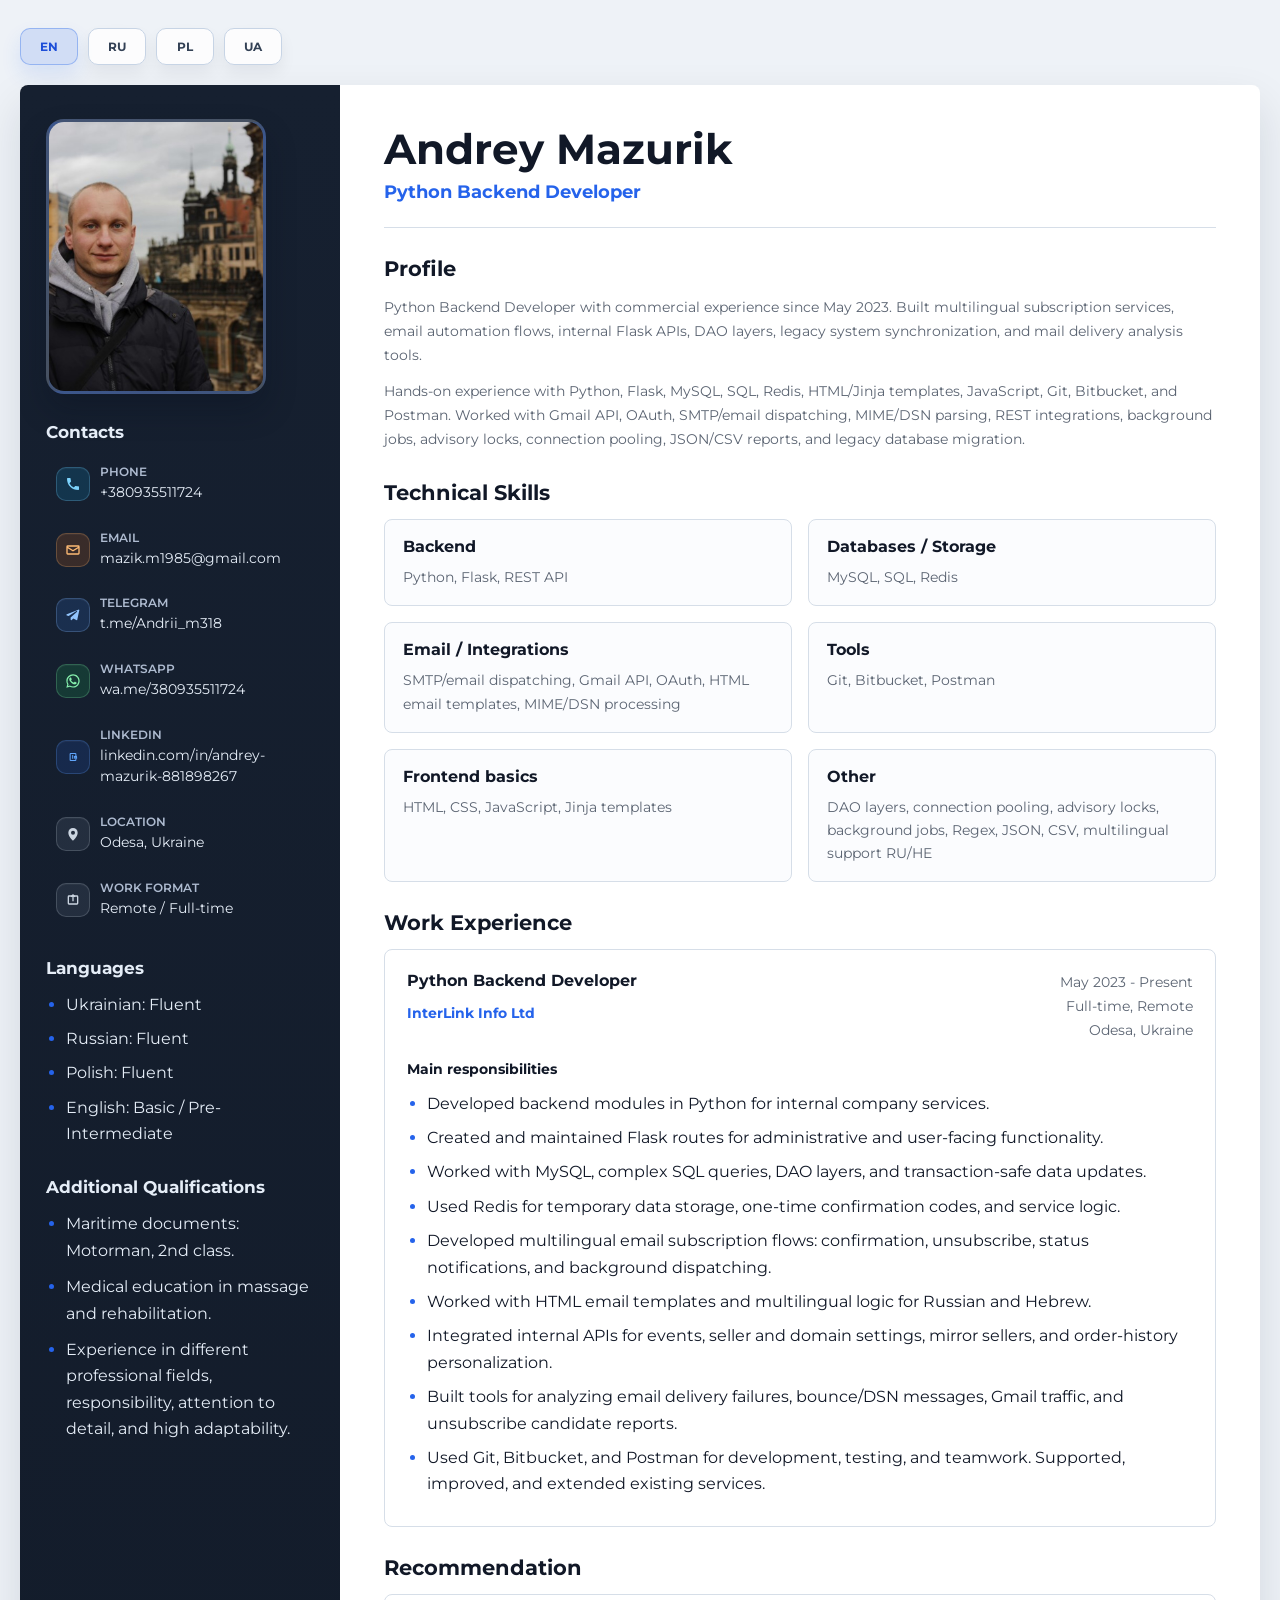
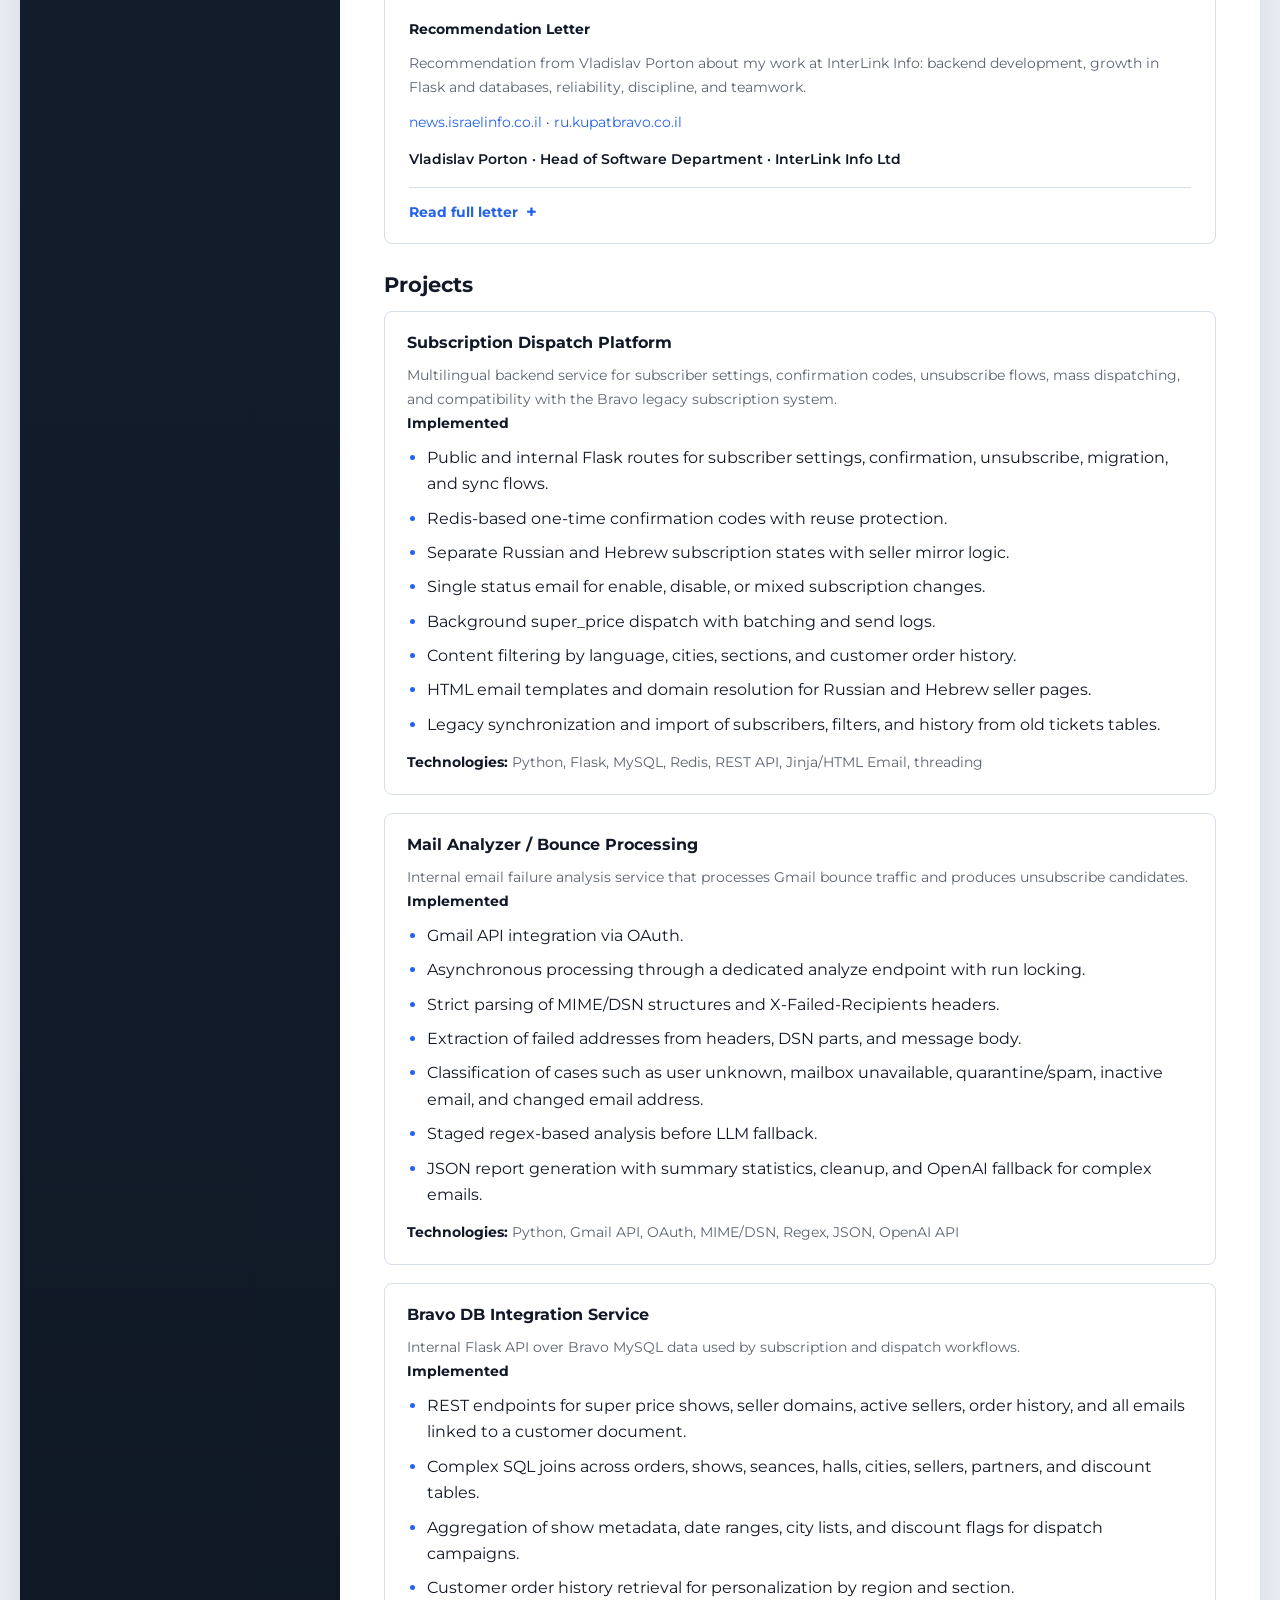
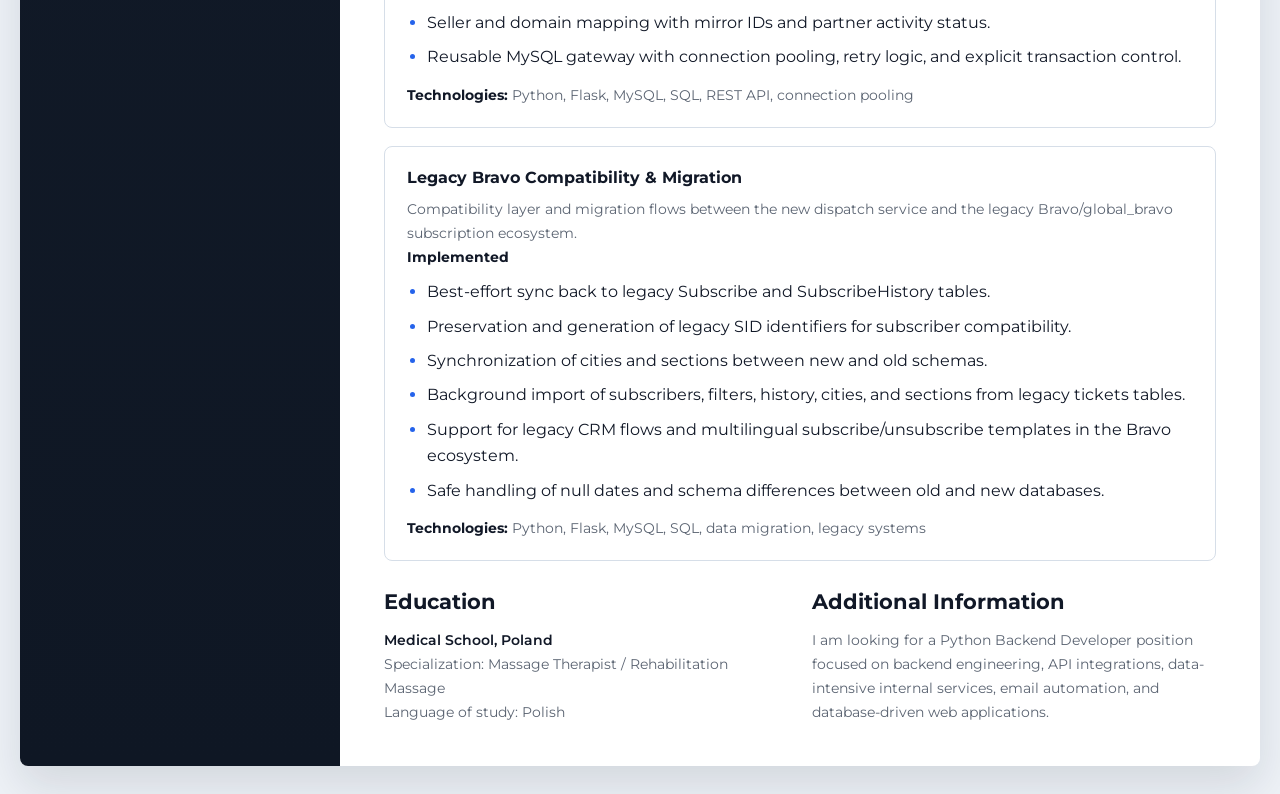
<file: docs/index.html>
<!DOCTYPE html>
<html lang="en">
<head>
    <meta charset="UTF-8">
    <meta http-equiv="X-UA-Compatible" content="IE=edge">
    <meta name="viewport" content="width=device-width, initial-scale=1.0">
    <link rel="preconnect" href="https://fonts.googleapis.com">
    <link rel="preconnect" href="https://fonts.gstatic.com" crossorigin>
    <link href="https://fonts.googleapis.com/css2?family=Montserrat:wght@400;500;600;700&display=swap" rel="stylesheet">
    <link rel="stylesheet" href="static/styles/style.css">
    <title>Andrey Mazurik - Python Backend Developer</title>
</head>
<body>
<div class="page">
    <div class="toolbar">
        <nav class="language_switcher" aria-label="Language switcher">
            
            <a class="language_link active" href="en.html">
                EN
            </a>
            
            <a class="language_link" href="ru.html">
                RU
            </a>
            
            <a class="language_link" href="pl.html">
                PL
            </a>
            
            <a class="language_link" href="ua.html">
                UA
            </a>
            
        </nav>
    </div>

    <div class="main">
        <aside class="sidebar">
            <div class="photo_frame">
                <img
                    class="profile_photo"
                    src="static/images/profile.jpg"
                    alt="Andrey Mazurik"
                >
            </div>

            <div class="sidebar_block">
                <h3 class="sidebar_title">Contacts</h3>
                <div class="contact_list">
                    <a href="tel:+380935511724" class="contact_item contact_item--phone contact_item--interactive">
                        <span class="contact_icon" aria-hidden="true">
                            <svg width="16" height="16" viewBox="0 0 24 24" focusable="false">
                                <path fill="currentColor" d="M6.62 10.79a15.54 15.54 0 0 0 6.59 6.59l2.2-2.2a1 1 0 0 1 1.02-.24 11.36 11.36 0 0 0 3.57.57 1 1 0 0 1 1 1V20a1 1 0 0 1-1 1C10.3 21 3 13.7 3 4a1 1 0 0 1 1-1h3.49a1 1 0 0 1 1 1 11.36 11.36 0 0 0 .57 3.57 1 1 0 0 1-.24 1.02z"/>
                            </svg>
                        </span>
                        <div class="contact_body">
                            <span class="contact_label">Phone</span>
                            <span class="contact_link">+380935511724</span>
                        </div>
                    </a>
                    <a href="mailto:mazik.m1985@gmail.com" class="contact_item contact_item--email contact_item--interactive">
                        <span class="contact_icon" aria-hidden="true">
                            <svg width="16" height="16" viewBox="0 0 24 24" focusable="false">
                                <path fill="currentColor" d="M4 5h16a2 2 0 0 1 2 2v10a2 2 0 0 1-2 2H4a2 2 0 0 1-2-2V7a2 2 0 0 1 2-2zm0 2v.01L12 12l8-4.99V7H4zm16 10V9.24l-7.47 4.67a1 1 0 0 1-1.06 0L4 9.24V17z"/>
                            </svg>
                        </span>
                        <div class="contact_body">
                            <span class="contact_label">Email</span>
                            <span class="contact_link">mazik.m1985@gmail.com</span>
                        </div>
                    </a>
                    <a href="https://t.me/Andrii_m318" class="contact_item contact_item--telegram contact_item--interactive" target="_blank" rel="noopener noreferrer">
                        <span class="contact_icon" aria-hidden="true">
                            <svg width="16" height="16" viewBox="0 0 24 24" focusable="false">
                                <path fill="currentColor" d="M21.5 4.5 18.4 19a1 1 0 0 1-1.46.68l-4.53-2.47-2.32 2.24a1 1 0 0 1-1.69-.72v-3.03L18.1 7.3a.75.75 0 0 0-.92-1.18L5.45 13.44 2.8 12.58a1 1 0 0 1-.03-1.89l17.26-6.65a1 1 0 0 1 1.47 1.11z"/>
                            </svg>
                        </span>
                        <div class="contact_body">
                            <span class="contact_label">Telegram</span>
                            <span class="contact_link">t.me/Andrii_m318</span>
                        </div>
                    </a>
                    <a href="https://wa.me/380935511724" class="contact_item contact_item--whatsapp contact_item--interactive" target="_blank" rel="noopener noreferrer">
                        <span class="contact_icon" aria-hidden="true">
                            <svg width="16" height="16" viewBox="0 0 24 24" focusable="false">
                                <path fill="currentColor" d="M16.76 13.96c-.27-.14-1.6-.79-1.84-.88-.25-.09-.43-.14-.61.14-.18.27-.7.88-.86 1.06-.16.18-.31.2-.58.07-.27-.14-1.12-.41-2.14-1.3-.79-.7-1.33-1.56-1.49-1.82-.16-.27-.02-.41.12-.55.13-.13.27-.31.41-.47.14-.16.18-.27.27-.45.09-.18.05-.34-.02-.48-.07-.14-.61-1.48-.83-2.03-.22-.53-.45-.46-.61-.46h-.52c-.18 0-.48.07-.73.34s-.96.94-.96 2.29.98 2.66 1.11 2.84c.14.18 1.92 2.92 4.64 4.1.65.28 1.16.45 1.56.58.66.21 1.27.18 1.75.11.53-.08 1.6-.65 1.82-1.28.23-.63.23-1.17.16-1.28-.07-.11-.25-.18-.52-.32z"/>
                                <path fill="currentColor" d="M12.04 2C6.53 2 2.06 6.46 2.06 11.97c0 1.76.46 3.48 1.34 4.99L2 22l5.19-1.36a9.9 9.9 0 0 0 4.84 1.24H12c5.51 0 9.97-4.46 9.97-9.97S17.55 2 12.04 2zm0 18.15h-.01a8.16 8.16 0 0 1-4.16-1.14l-.3-.18-3.08.81.82-3-.2-.31a8.15 8.15 0 1 1 6.93 3.82z"/>
                            </svg>
                        </span>
                        <div class="contact_body">
                            <span class="contact_label">WhatsApp</span>
                            <span class="contact_link">wa.me/380935511724</span>
                        </div>
                    </a>
                    <a href="https://www.linkedin.com/in/%D0%B0%D0%BD%D0%B4%D1%80%D0%B5%D0%B9-%D0%BC%D0%B0%D0%B7%D1%83%D1%80%D0%B8%D0%BA-881898267" class="contact_item contact_item--linkedin contact_item--interactive" target="_blank" rel="noopener noreferrer">
                        <span class="contact_icon" aria-hidden="true">
                            <svg width="16" height="16" viewBox="0 0 24 24" focusable="false">
                                <path fill="currentColor" d="M6.94 7.5A1.56 1.56 0 0 1 8.5 5.94h7A1.56 1.56 0 0 1 17.06 7.5v9A1.56 1.56 0 0 1 15.5 18.06h-7a1.56 1.56 0 0 1-1.56-1.56zm1.56-.06v9.12h7V7.44z"/>
                                <path fill="currentColor" d="M10.78 10.45h1.52v4.1h-1.52zM11.54 8.83a.88.88 0 1 1 0 1.76.88.88 0 0 1 0-1.76zM13.35 10.45h1.46v.56h.02c.2-.38.71-.78 1.47-.78 1.57 0 1.86 1.03 1.86 2.38v1.94H16.64v-1.72c0-.41-.01-.94-.57-.94-.57 0-.66.45-.66.91v1.75h-1.52z"/>
                            </svg>
                        </span>
                        <div class="contact_body">
                            <span class="contact_label">LinkedIn</span>
                            <span class="contact_link">linkedin.com/in/andrey-mazurik-881898267</span>
                        </div>
                    </a>
                    <div class="contact_item contact_item--location">
                        <span class="contact_icon" aria-hidden="true">
                            <svg width="16" height="16" viewBox="0 0 24 24" focusable="false">
                                <path fill="currentColor" d="M12 22s7-6.03 7-12a7 7 0 1 0-14 0c0 5.97 7 12 7 12zm0-9a3 3 0 1 1 0-6 3 3 0 0 1 0 6z"/>
                            </svg>
                        </span>
                        <div class="contact_body">
                            <span class="contact_label">Location</span>
                            <span class="contact_text">Odesa, Ukraine</span>
                        </div>
                    </div>
                    <div class="contact_item contact_item--work">
                        <span class="contact_icon" aria-hidden="true">
                            <svg width="16" height="16" viewBox="0 0 24 24" focusable="false">
                                <path fill="currentColor" d="M4 7a2 2 0 0 1 2-2h7v2H6v10h12V7h-7V5h7a2 2 0 0 1 2 2v10a2 2 0 0 1-2 2H6a2 2 0 0 1-2-2z"/>
                                <path fill="currentColor" d="M12 3 8.5 6.5l1.41 1.41L11 6.83V14h2V6.83l1.09 1.08 1.41-1.41z"/>
                            </svg>
                        </span>
                        <div class="contact_body">
                            <span class="contact_label">Work format</span>
                            <span class="contact_text">Remote / Full-time</span>
                        </div>
                    </div>
                </div>
            </div>

            <div class="sidebar_block">
                <h3 class="sidebar_title">Languages</h3>
                <ul class="tag_list">
                    <li>Ukrainian: Fluent</li>
                    <li>Russian: Fluent</li>
                    <li>Polish: Fluent</li>
                    <li>English: Basic / Pre-Intermediate</li>
                </ul>
            </div>

            <div class="sidebar_block">
                <h3 class="sidebar_title">Additional Qualifications</h3>
                <ul class="bullet_list compact">
                    <li>Maritime documents: Motorman, 2nd class.</li>
                    <li>Medical education in massage and rehabilitation.</li>
                    <li>Experience in different professional fields, responsibility, attention to detail, and high adaptability.</li>
                </ul>
            </div>
        </aside>

        <main class="main_content">
            <section class="hero">
                <h1 class="hero_name">Andrey Mazurik</h1>
                <p class="hero_role">Python Backend Developer</p>
            </section>

            <section class="content_section">
                <h2 class="section_title">Profile</h2>
                <p class="lead_text">Python Backend Developer with commercial experience since May 2023. Built multilingual subscription services, email automation flows, internal Flask APIs, DAO layers, legacy system synchronization, and mail delivery analysis tools.</p>
                <p class="body_text">Hands-on experience with Python, Flask, MySQL, SQL, Redis, HTML/Jinja templates, JavaScript, Git, Bitbucket, and Postman. Worked with Gmail API, OAuth, SMTP/email dispatching, MIME/DSN parsing, REST integrations, background jobs, advisory locks, connection pooling, JSON/CSV reports, and legacy database migration.</p>
            </section>

            <section class="content_section">
                <h2 class="section_title">Technical Skills</h2>
                <div class="skill_grid">
                    <div class="skill_group">
                        <h3>Backend</h3>
                        <p>Python, Flask, REST API</p>
                    </div>
                    <div class="skill_group">
                        <h3>Databases / Storage</h3>
                        <p>MySQL, SQL, Redis</p>
                    </div>
                    <div class="skill_group">
                        <h3>Email / Integrations</h3>
                        <p>SMTP/email dispatching, Gmail API, OAuth, HTML email templates, MIME/DSN processing</p>
                    </div>
                    <div class="skill_group">
                        <h3>Tools</h3>
                        <p>Git, Bitbucket, Postman</p>
                    </div>
                    <div class="skill_group">
                        <h3>Frontend basics</h3>
                        <p>HTML, CSS, JavaScript, Jinja templates</p>
                    </div>
                    <div class="skill_group">
                        <h3>Other</h3>
                        <p>DAO layers, connection pooling, advisory locks, background jobs, Regex, JSON, CSV, multilingual support RU/HE</p>
                    </div>
                </div>
            </section>

            <section class="content_section">
                <h2 class="section_title">Work Experience</h2>
                <article class="experience_card">
                    <div class="experience_header">
                        <div>
                            <h3 class="job_title">Python Backend Developer</h3>
                            <p class="company_name">InterLink Info Ltd</p>
                        </div>
                        <div class="job_meta">
                            <p>May 2023 - Present</p>
                            <p>Full-time, Remote</p>
                            <p>Odesa, Ukraine</p>
                        </div>
                    </div>
                    <p class="subheading">Main responsibilities</p>
                    <ul class="bullet_list">
                        <li>Developed backend modules in Python for internal company services.</li>
                        <li>Created and maintained Flask routes for administrative and user-facing functionality.</li>
                        <li>Worked with MySQL, complex SQL queries, DAO layers, and transaction-safe data updates.</li>
                        <li>Used Redis for temporary data storage, one-time confirmation codes, and service logic.</li>
                        <li>Developed multilingual email subscription flows: confirmation, unsubscribe, status notifications, and background dispatching.</li>
                        <li>Worked with HTML email templates and multilingual logic for Russian and Hebrew.</li>
                        <li>Integrated internal APIs for events, seller and domain settings, mirror sellers, and order-history personalization.</li>
                        <li>Built tools for analyzing email delivery failures, bounce/DSN messages, Gmail traffic, and unsubscribe candidate reports.</li>
                        <li>Used Git, Bitbucket, and Postman for development, testing, and teamwork. Supported, improved, and extended existing services.</li>
                    </ul>
                </article>
            </section>

            <section class="content_section">
                <h2 class="section_title">Recommendation</h2>
                <article class="recommendation_teaser">
                    <p class="subheading">Recommendation Letter</p>
                    <p class="body_text">Recommendation from Vladislav Porton about my work at InterLink Info: backend development, growth in Flask and databases, reliability, discipline, and teamwork.</p>
                    <p class="recommendation_links_line">
                        <a class="inline_link" href="https://news.israelinfo.co.il" target="_blank" rel="noopener noreferrer">news.israelinfo.co.il</a>
                        &middot;
                        <a class="inline_link" href="https://ru.kupatbravo.co.il" target="_blank" rel="noopener noreferrer">ru.kupatbravo.co.il</a>
                    </p>
                    <p class="recommendation_meta_line">
                        Vladislav Porton &middot; Head of Software Department &middot; InterLink Info Ltd
                    </p>
                    <details class="recommendation_details">
                        <summary class="recommendation_toggle">Read full letter</summary>
                        <div class="recommendation_full">
                            <div class="letter_body">
                                <p>
                                    I represent the Israeli company Interlink Info, which develops and maintains internet products, including the news website 
                                    <a class="inline_link" href="https://news.israelinfo.co.il" target="_blank" rel="noopener noreferrer">Israelinfo</a>
                                     and the ticketing service 
                                    <a class="inline_link" href="https://ru.kupatbravo.co.il" target="_blank" rel="noopener noreferrer">Kupat Bravo</a>.
                                </p>
                                <p>I would like to recommend Andrey Mazurik, with whom we worked together for several years. Andrey worked with us remotely from Odesa as a Python web developer.</p>
                                <p>When Andrey started working with us, he did not yet have much hands-on experience, but he grew significantly over time. He learned Flask development, database work, JavaScript, and confidently adopted modern tools, including AI-assisted and agent-based workflows, which improved both the quality and speed of his work.</p>
                                <p>Andrey worked on both small projects from scratch and individual tasks within larger systems. We could confidently assign him a part of the work and be sure he would take it through to completion.</p>
                                <p>I would also like to highlight his personal qualities. Andrey is calm and well-balanced. He is easy to work with: he handles tasks constructively, avoids conflict, communicates well, and keeps a professional tone even in difficult situations. He is also genuinely motivated to learn and invests a great deal of personal time in that growth beyond working hours.</p>
                                <p>I especially want to note his discipline and sense of responsibility. Alongside his job, he served in a volunteer fire-rescue team in Odesa. That meant regular emergency responses to fires and the aftermath of shelling, often in difficult conditions. Even so, he consistently stayed in touch, completed tasks between calls, and remained reliable in the work process.</p>
                                <p>I can recommend Andrey as a dependable, calm, and responsible person who is comfortable to work with and someone you can rely on.</p>
                            </div>
                            <div class="signature_card">
                                <p class="body_text strong">Vladislav Porton</p>
                                <p class="body_text">Head of Software Department</p>
                                <p class="body_text">InterLink Info Ltd</p>
                                <p class="body_text">Israel</p>
                                <p class="body_text"><a class="inline_link" href="mailto:porton@israelinfo.co.il">porton@israelinfo.co.il</a></p>
                                <p class="body_text"><a class="inline_link" href="tel:+972526574093">+972-526-574093</a></p>
                            </div>
                            <p class="recommendation_original_link">
                                <a class="inline_link" href="https://docs.google.com/document/d/1nQCbBcRU-Sl2cMDqeSlR3eC1Yp5Rs1tqb-rRPPOdK8k/edit?pli=1&amp;tab=t.0" target="_blank" rel="noopener noreferrer">Open original Google Doc</a>
                            </p>
                        </div>
                    </details>
                </article>
            </section>

            <section class="content_section">
                <h2 class="section_title">Projects</h2>

                <article class="project_card">
                    <h3 class="project_title">Subscription Dispatch Platform</h3>
                    <p class="body_text">Multilingual backend service for subscriber settings, confirmation codes, unsubscribe flows, mass dispatching, and compatibility with the Bravo legacy subscription system.</p>
                    <p class="subheading">Implemented</p>
                    <ul class="bullet_list">
                        <li>Public and internal Flask routes for subscriber settings, confirmation, unsubscribe, migration, and sync flows.</li>
                        <li>Redis-based one-time confirmation codes with reuse protection.</li>
                        <li>Separate Russian and Hebrew subscription states with seller mirror logic.</li>
                        <li>Single status email for enable, disable, or mixed subscription changes.</li>
                        <li>Background super_price dispatch with batching and send logs.</li>
                        <li>Content filtering by language, cities, sections, and customer order history.</li>
                        <li>HTML email templates and domain resolution for Russian and Hebrew seller pages.</li>
                        <li>Legacy synchronization and import of subscribers, filters, and history from old tickets tables.</li>
                    </ul>
                    <p class="technology_line"><span>Technologies:</span> Python, Flask, MySQL, Redis, REST API, Jinja/HTML Email, threading</p>
                </article>

                <article class="project_card">
                    <h3 class="project_title">Mail Analyzer / Bounce Processing</h3>
                    <p class="body_text">Internal email failure analysis service that processes Gmail bounce traffic and produces unsubscribe candidates.</p>
                    <p class="subheading">Implemented</p>
                    <ul class="bullet_list">
                        <li>Gmail API integration via OAuth.</li>
                        <li>Asynchronous processing through a dedicated analyze endpoint with run locking.</li>
                        <li>Strict parsing of MIME/DSN structures and X-Failed-Recipients headers.</li>
                        <li>Extraction of failed addresses from headers, DSN parts, and message body.</li>
                        <li>Classification of cases such as user unknown, mailbox unavailable, quarantine/spam, inactive email, and changed email address.</li>
                        <li>Staged regex-based analysis before LLM fallback.</li>
                        <li>JSON report generation with summary statistics, cleanup, and OpenAI fallback for complex emails.</li>
                    </ul>
                    <p class="technology_line"><span>Technologies:</span> Python, Gmail API, OAuth, MIME/DSN, Regex, JSON, OpenAI API</p>
                </article>

                <article class="project_card">
                    <h3 class="project_title">Bravo DB Integration Service</h3>
                    <p class="body_text">Internal Flask API over Bravo MySQL data used by subscription and dispatch workflows.</p>
                    <p class="subheading">Implemented</p>
                    <ul class="bullet_list">
                        <li>REST endpoints for super price shows, seller domains, active sellers, order history, and all emails linked to a customer document.</li>
                        <li>Complex SQL joins across orders, shows, seances, halls, cities, sellers, partners, and discount tables.</li>
                        <li>Aggregation of show metadata, date ranges, city lists, and discount flags for dispatch campaigns.</li>
                        <li>Customer order history retrieval for personalization by region and section.</li>
                        <li>Seller and domain mapping with mirror IDs and partner activity status.</li>
                        <li>Reusable MySQL gateway with connection pooling, retry logic, and explicit transaction control.</li>
                    </ul>
                    <p class="technology_line"><span>Technologies:</span> Python, Flask, MySQL, SQL, REST API, connection pooling</p>
                </article>

                <article class="project_card">
                    <h3 class="project_title">Legacy Bravo Compatibility &amp; Migration</h3>
                    <p class="body_text">Compatibility layer and migration flows between the new dispatch service and the legacy Bravo/global_bravo subscription ecosystem.</p>
                    <p class="subheading">Implemented</p>
                    <ul class="bullet_list">
                        <li>Best-effort sync back to legacy Subscribe and SubscribeHistory tables.</li>
                        <li>Preservation and generation of legacy SID identifiers for subscriber compatibility.</li>
                        <li>Synchronization of cities and sections between new and old schemas.</li>
                        <li>Background import of subscribers, filters, history, cities, and sections from legacy tickets tables.</li>
                        <li>Support for legacy CRM flows and multilingual subscribe/unsubscribe templates in the Bravo ecosystem.</li>
                        <li>Safe handling of null dates and schema differences between old and new databases.</li>
                    </ul>
                    <p class="technology_line"><span>Technologies:</span> Python, Flask, MySQL, SQL, data migration, legacy systems</p>
                </article>
            </section>

            <section class="content_section two_column">
                <div>
                    <h2 class="section_title">Education</h2>
                    <p class="body_text strong">Medical School, Poland</p>
                    <p class="body_text">Specialization: Massage Therapist / Rehabilitation Massage</p>
                    <p class="body_text">Language of study: Polish</p>
                </div>
                <div>
                    <h2 class="section_title">Additional Information</h2>
                    <p class="body_text">I am looking for a Python Backend Developer position focused on backend engineering, API integrations, data-intensive internal services, email automation, and database-driven web applications.</p>
                </div>
            </section>
        </main>
    </div>
</div>
</body>
</html>
</file>
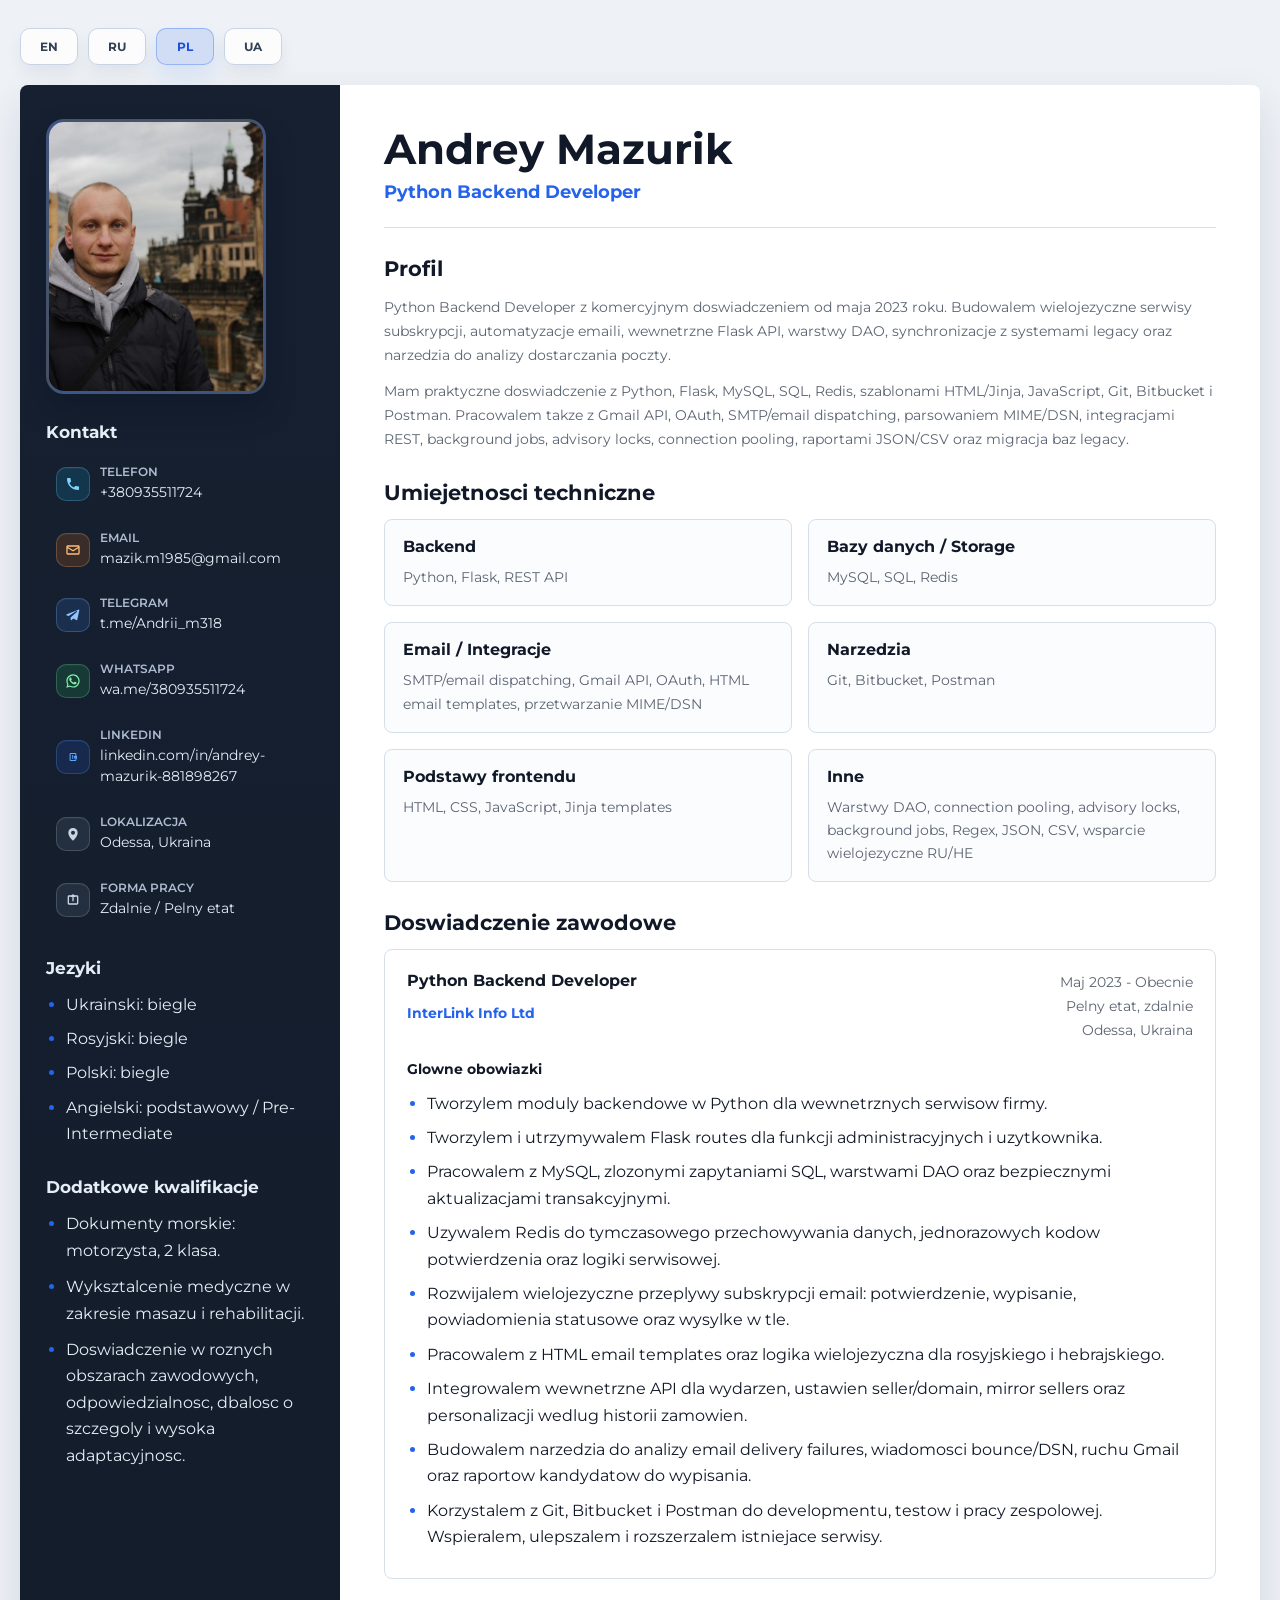
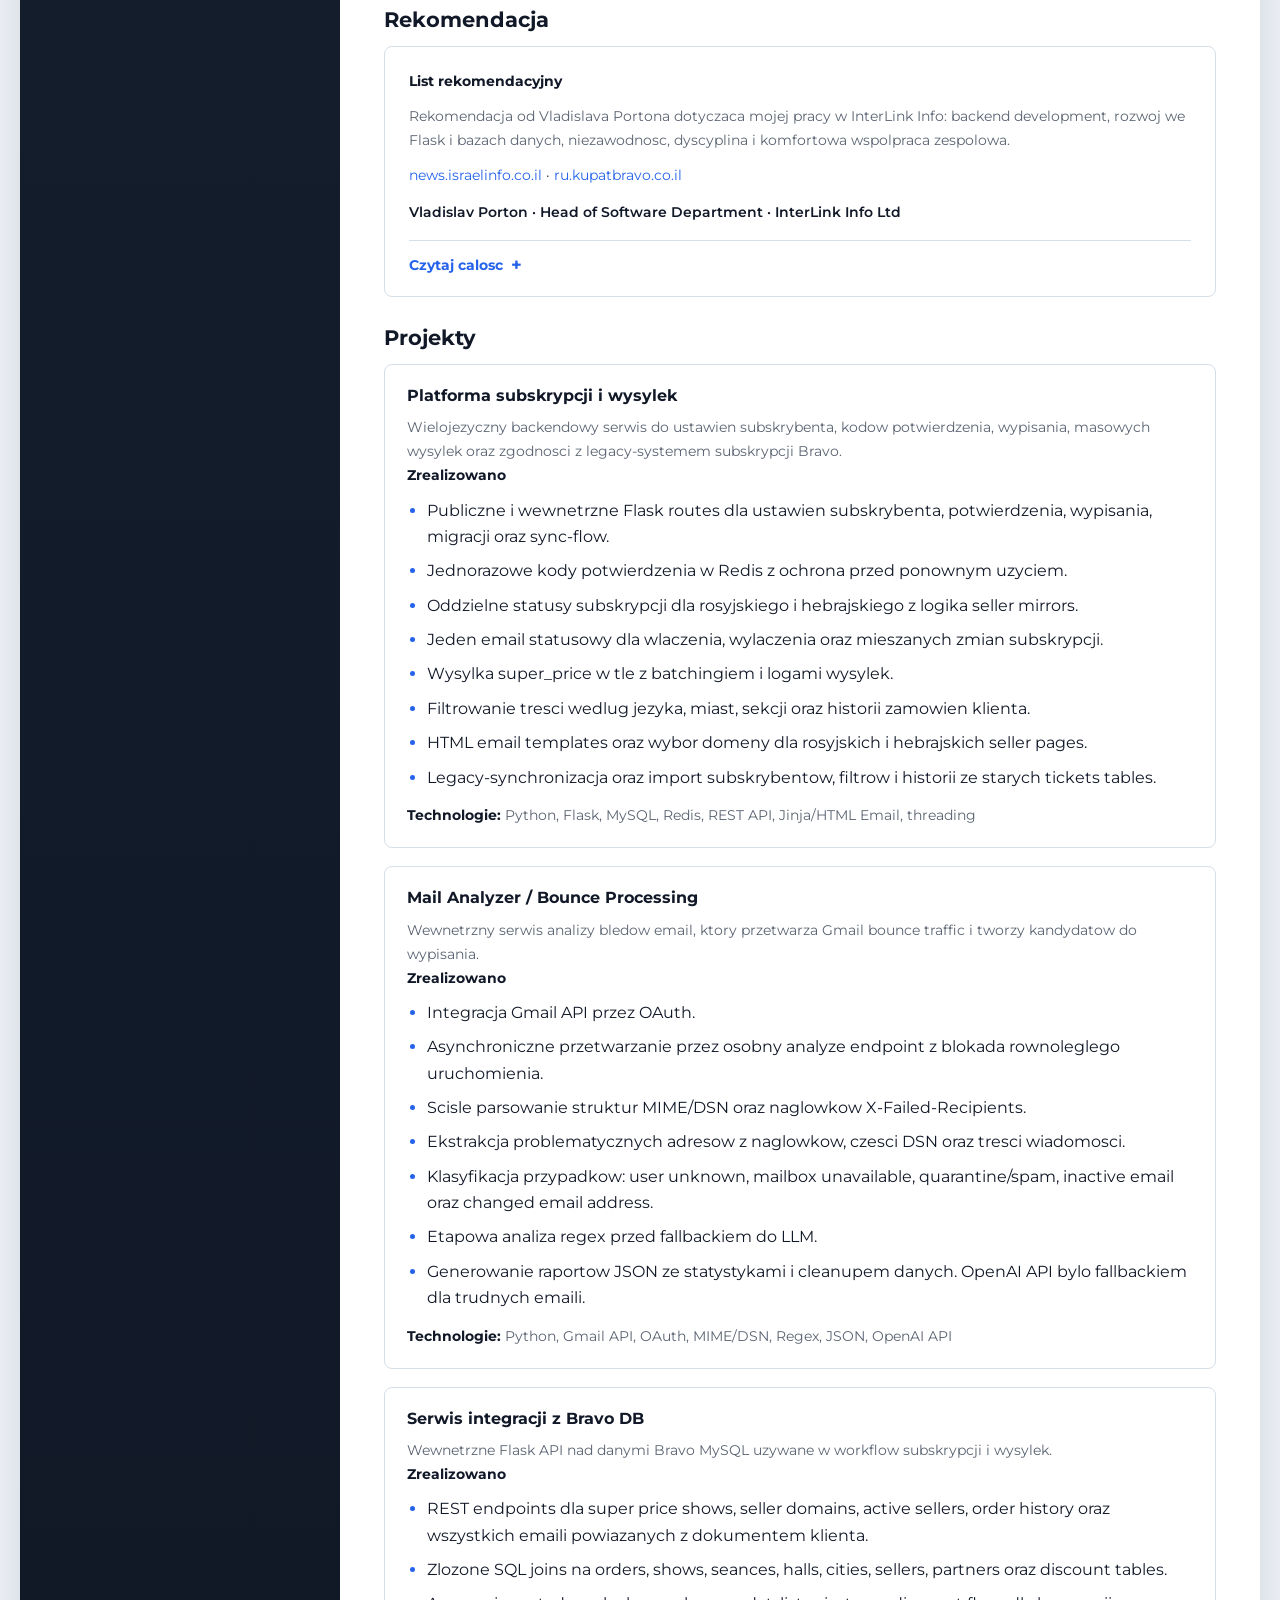
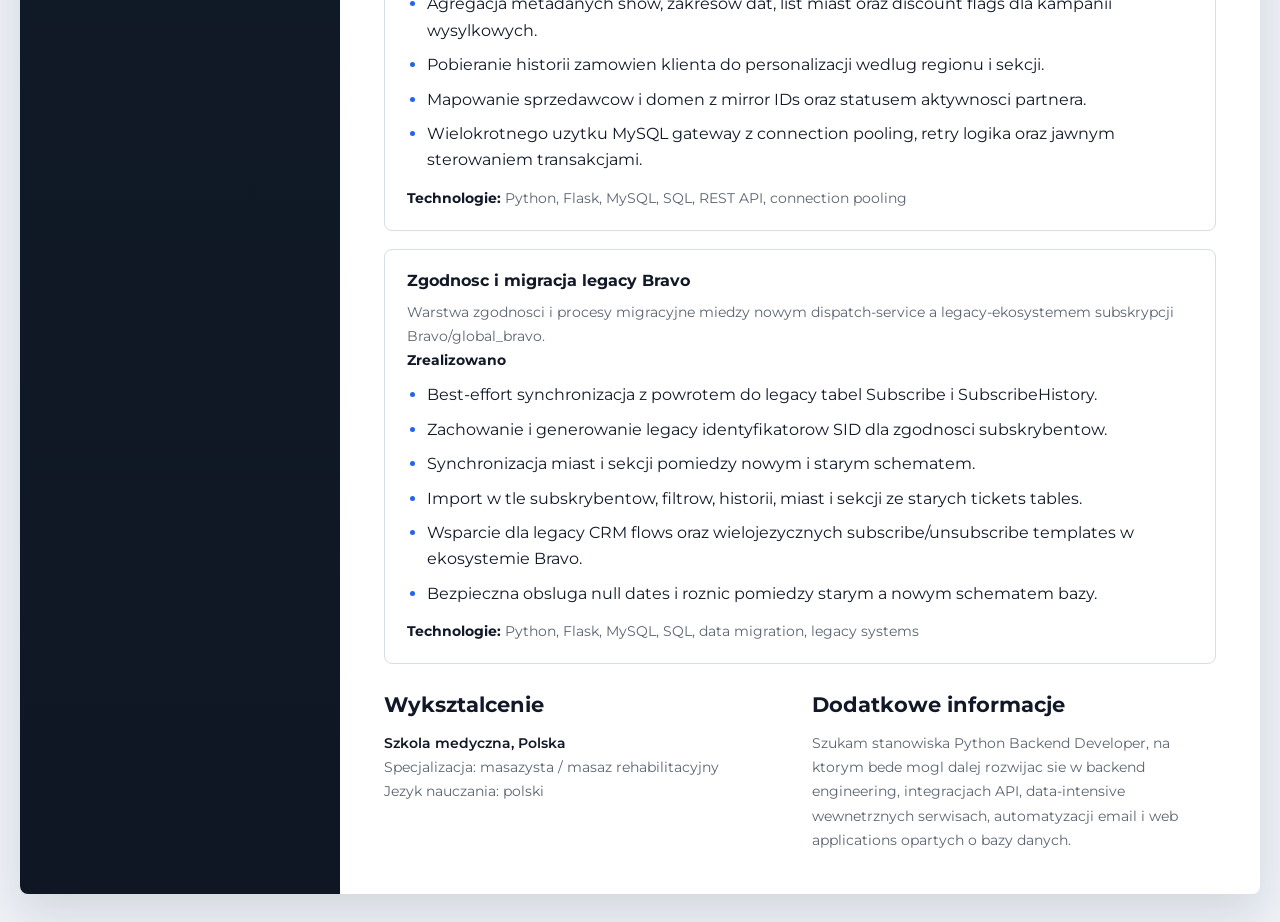
<file: docs/pl.html>
<!DOCTYPE html>
<html lang="pl">
<head>
    <meta charset="UTF-8">
    <meta http-equiv="X-UA-Compatible" content="IE=edge">
    <meta name="viewport" content="width=device-width, initial-scale=1.0">
    <link rel="preconnect" href="https://fonts.googleapis.com">
    <link rel="preconnect" href="https://fonts.gstatic.com" crossorigin>
    <link href="https://fonts.googleapis.com/css2?family=Montserrat:wght@400;500;600;700&display=swap" rel="stylesheet">
    <link rel="stylesheet" href="static/styles/style.css">
    <title>Andrey Mazurik - Python Backend Developer</title>
</head>
<body>
<div class="page">
    <div class="toolbar">
        <nav class="language_switcher" aria-label="Przelacznik jezyka">
            
            <a class="language_link" href="en.html">
                EN
            </a>
            
            <a class="language_link" href="ru.html">
                RU
            </a>
            
            <a class="language_link active" href="pl.html">
                PL
            </a>
            
            <a class="language_link" href="ua.html">
                UA
            </a>
            
        </nav>
    </div>

    <div class="main">
        <aside class="sidebar">
            <div class="photo_frame">
                <img
                    class="profile_photo"
                    src="static/images/profile.jpg"
                    alt="Andrey Mazurik"
                >
            </div>

            <div class="sidebar_block">
                <h3 class="sidebar_title">Kontakt</h3>
                <div class="contact_list">
                    <a href="tel:+380935511724" class="contact_item contact_item--phone contact_item--interactive">
                        <span class="contact_icon" aria-hidden="true">
                            <svg width="16" height="16" viewBox="0 0 24 24" focusable="false">
                                <path fill="currentColor" d="M6.62 10.79a15.54 15.54 0 0 0 6.59 6.59l2.2-2.2a1 1 0 0 1 1.02-.24 11.36 11.36 0 0 0 3.57.57 1 1 0 0 1 1 1V20a1 1 0 0 1-1 1C10.3 21 3 13.7 3 4a1 1 0 0 1 1-1h3.49a1 1 0 0 1 1 1 11.36 11.36 0 0 0 .57 3.57 1 1 0 0 1-.24 1.02z"/>
                            </svg>
                        </span>
                        <div class="contact_body">
                            <span class="contact_label">Telefon</span>
                            <span class="contact_link">+380935511724</span>
                        </div>
                    </a>
                    <a href="mailto:mazik.m1985@gmail.com" class="contact_item contact_item--email contact_item--interactive">
                        <span class="contact_icon" aria-hidden="true">
                            <svg width="16" height="16" viewBox="0 0 24 24" focusable="false">
                                <path fill="currentColor" d="M4 5h16a2 2 0 0 1 2 2v10a2 2 0 0 1-2 2H4a2 2 0 0 1-2-2V7a2 2 0 0 1 2-2zm0 2v.01L12 12l8-4.99V7H4zm16 10V9.24l-7.47 4.67a1 1 0 0 1-1.06 0L4 9.24V17z"/>
                            </svg>
                        </span>
                        <div class="contact_body">
                            <span class="contact_label">Email</span>
                            <span class="contact_link">mazik.m1985@gmail.com</span>
                        </div>
                    </a>
                    <a href="https://t.me/Andrii_m318" class="contact_item contact_item--telegram contact_item--interactive" target="_blank" rel="noopener noreferrer">
                        <span class="contact_icon" aria-hidden="true">
                            <svg width="16" height="16" viewBox="0 0 24 24" focusable="false">
                                <path fill="currentColor" d="M21.5 4.5 18.4 19a1 1 0 0 1-1.46.68l-4.53-2.47-2.32 2.24a1 1 0 0 1-1.69-.72v-3.03L18.1 7.3a.75.75 0 0 0-.92-1.18L5.45 13.44 2.8 12.58a1 1 0 0 1-.03-1.89l17.26-6.65a1 1 0 0 1 1.47 1.11z"/>
                            </svg>
                        </span>
                        <div class="contact_body">
                            <span class="contact_label">Telegram</span>
                            <span class="contact_link">t.me/Andrii_m318</span>
                        </div>
                    </a>
                    <a href="https://wa.me/380935511724" class="contact_item contact_item--whatsapp contact_item--interactive" target="_blank" rel="noopener noreferrer">
                        <span class="contact_icon" aria-hidden="true">
                            <svg width="16" height="16" viewBox="0 0 24 24" focusable="false">
                                <path fill="currentColor" d="M16.76 13.96c-.27-.14-1.6-.79-1.84-.88-.25-.09-.43-.14-.61.14-.18.27-.7.88-.86 1.06-.16.18-.31.2-.58.07-.27-.14-1.12-.41-2.14-1.3-.79-.7-1.33-1.56-1.49-1.82-.16-.27-.02-.41.12-.55.13-.13.27-.31.41-.47.14-.16.18-.27.27-.45.09-.18.05-.34-.02-.48-.07-.14-.61-1.48-.83-2.03-.22-.53-.45-.46-.61-.46h-.52c-.18 0-.48.07-.73.34s-.96.94-.96 2.29.98 2.66 1.11 2.84c.14.18 1.92 2.92 4.64 4.1.65.28 1.16.45 1.56.58.66.21 1.27.18 1.75.11.53-.08 1.6-.65 1.82-1.28.23-.63.23-1.17.16-1.28-.07-.11-.25-.18-.52-.32z"/>
                                <path fill="currentColor" d="M12.04 2C6.53 2 2.06 6.46 2.06 11.97c0 1.76.46 3.48 1.34 4.99L2 22l5.19-1.36a9.9 9.9 0 0 0 4.84 1.24H12c5.51 0 9.97-4.46 9.97-9.97S17.55 2 12.04 2zm0 18.15h-.01a8.16 8.16 0 0 1-4.16-1.14l-.3-.18-3.08.81.82-3-.2-.31a8.15 8.15 0 1 1 6.93 3.82z"/>
                            </svg>
                        </span>
                        <div class="contact_body">
                            <span class="contact_label">WhatsApp</span>
                            <span class="contact_link">wa.me/380935511724</span>
                        </div>
                    </a>
                    <a href="https://www.linkedin.com/in/%D0%B0%D0%BD%D0%B4%D1%80%D0%B5%D0%B9-%D0%BC%D0%B0%D0%B7%D1%83%D1%80%D0%B8%D0%BA-881898267" class="contact_item contact_item--linkedin contact_item--interactive" target="_blank" rel="noopener noreferrer">
                        <span class="contact_icon" aria-hidden="true">
                            <svg width="16" height="16" viewBox="0 0 24 24" focusable="false">
                                <path fill="currentColor" d="M6.94 7.5A1.56 1.56 0 0 1 8.5 5.94h7A1.56 1.56 0 0 1 17.06 7.5v9A1.56 1.56 0 0 1 15.5 18.06h-7a1.56 1.56 0 0 1-1.56-1.56zm1.56-.06v9.12h7V7.44z"/>
                                <path fill="currentColor" d="M10.78 10.45h1.52v4.1h-1.52zM11.54 8.83a.88.88 0 1 1 0 1.76.88.88 0 0 1 0-1.76zM13.35 10.45h1.46v.56h.02c.2-.38.71-.78 1.47-.78 1.57 0 1.86 1.03 1.86 2.38v1.94H16.64v-1.72c0-.41-.01-.94-.57-.94-.57 0-.66.45-.66.91v1.75h-1.52z"/>
                            </svg>
                        </span>
                        <div class="contact_body">
                            <span class="contact_label">LinkedIn</span>
                            <span class="contact_link">linkedin.com/in/andrey-mazurik-881898267</span>
                        </div>
                    </a>
                    <div class="contact_item contact_item--location">
                        <span class="contact_icon" aria-hidden="true">
                            <svg width="16" height="16" viewBox="0 0 24 24" focusable="false">
                                <path fill="currentColor" d="M12 22s7-6.03 7-12a7 7 0 1 0-14 0c0 5.97 7 12 7 12zm0-9a3 3 0 1 1 0-6 3 3 0 0 1 0 6z"/>
                            </svg>
                        </span>
                        <div class="contact_body">
                            <span class="contact_label">Lokalizacja</span>
                            <span class="contact_text">Odessa, Ukraina</span>
                        </div>
                    </div>
                    <div class="contact_item contact_item--work">
                        <span class="contact_icon" aria-hidden="true">
                            <svg width="16" height="16" viewBox="0 0 24 24" focusable="false">
                                <path fill="currentColor" d="M4 7a2 2 0 0 1 2-2h7v2H6v10h12V7h-7V5h7a2 2 0 0 1 2 2v10a2 2 0 0 1-2 2H6a2 2 0 0 1-2-2z"/>
                                <path fill="currentColor" d="M12 3 8.5 6.5l1.41 1.41L11 6.83V14h2V6.83l1.09 1.08 1.41-1.41z"/>
                            </svg>
                        </span>
                        <div class="contact_body">
                            <span class="contact_label">Forma pracy</span>
                            <span class="contact_text">Zdalnie / Pelny etat</span>
                        </div>
                    </div>
                </div>
            </div>

            <div class="sidebar_block">
                <h3 class="sidebar_title">Jezyki</h3>
                <ul class="tag_list">
                    <li>Ukrainski: biegle</li>
                    <li>Rosyjski: biegle</li>
                    <li>Polski: biegle</li>
                    <li>Angielski: podstawowy / Pre-Intermediate</li>
                </ul>
            </div>

            <div class="sidebar_block">
                <h3 class="sidebar_title">Dodatkowe kwalifikacje</h3>
                <ul class="bullet_list compact">
                    <li>Dokumenty morskie: motorzysta, 2 klasa.</li>
                    <li>Wyksztalcenie medyczne w zakresie masazu i rehabilitacji.</li>
                    <li>Doswiadczenie w roznych obszarach zawodowych, odpowiedzialnosc, dbalosc o szczegoly i wysoka adaptacyjnosc.</li>
                </ul>
            </div>
        </aside>

        <main class="main_content">
            <section class="hero">
                <h1 class="hero_name">Andrey Mazurik</h1>
                <p class="hero_role">Python Backend Developer</p>
            </section>

            <section class="content_section">
                <h2 class="section_title">Profil</h2>
                <p class="lead_text">Python Backend Developer z komercyjnym doswiadczeniem od maja 2023 roku. Budowalem wielojezyczne serwisy subskrypcji, automatyzacje emaili, wewnetrzne Flask API, warstwy DAO, synchronizacje z systemami legacy oraz narzedzia do analizy dostarczania poczty.</p>
                <p class="body_text">Mam praktyczne doswiadczenie z Python, Flask, MySQL, SQL, Redis, szablonami HTML/Jinja, JavaScript, Git, Bitbucket i Postman. Pracowalem takze z Gmail API, OAuth, SMTP/email dispatching, parsowaniem MIME/DSN, integracjami REST, background jobs, advisory locks, connection pooling, raportami JSON/CSV oraz migracja baz legacy.</p>
            </section>

            <section class="content_section">
                <h2 class="section_title">Umiejetnosci techniczne</h2>
                <div class="skill_grid">
                    <div class="skill_group">
                        <h3>Backend</h3>
                        <p>Python, Flask, REST API</p>
                    </div>
                    <div class="skill_group">
                        <h3>Bazy danych / Storage</h3>
                        <p>MySQL, SQL, Redis</p>
                    </div>
                    <div class="skill_group">
                        <h3>Email / Integracje</h3>
                        <p>SMTP/email dispatching, Gmail API, OAuth, HTML email templates, przetwarzanie MIME/DSN</p>
                    </div>
                    <div class="skill_group">
                        <h3>Narzedzia</h3>
                        <p>Git, Bitbucket, Postman</p>
                    </div>
                    <div class="skill_group">
                        <h3>Podstawy frontendu</h3>
                        <p>HTML, CSS, JavaScript, Jinja templates</p>
                    </div>
                    <div class="skill_group">
                        <h3>Inne</h3>
                        <p>Warstwy DAO, connection pooling, advisory locks, background jobs, Regex, JSON, CSV, wsparcie wielojezyczne RU/HE</p>
                    </div>
                </div>
            </section>

            <section class="content_section">
                <h2 class="section_title">Doswiadczenie zawodowe</h2>
                <article class="experience_card">
                    <div class="experience_header">
                        <div>
                            <h3 class="job_title">Python Backend Developer</h3>
                            <p class="company_name">InterLink Info Ltd</p>
                        </div>
                        <div class="job_meta">
                            <p>Maj 2023 - Obecnie</p>
                            <p>Pelny etat, zdalnie</p>
                            <p>Odessa, Ukraina</p>
                        </div>
                    </div>
                    <p class="subheading">Glowne obowiazki</p>
                    <ul class="bullet_list">
                        <li>Tworzylem moduly backendowe w Python dla wewnetrznych serwisow firmy.</li>
                        <li>Tworzylem i utrzymywalem Flask routes dla funkcji administracyjnych i uzytkownika.</li>
                        <li>Pracowalem z MySQL, zlozonymi zapytaniami SQL, warstwami DAO oraz bezpiecznymi aktualizacjami transakcyjnymi.</li>
                        <li>Uzywalem Redis do tymczasowego przechowywania danych, jednorazowych kodow potwierdzenia oraz logiki serwisowej.</li>
                        <li>Rozwijalem wielojezyczne przeplywy subskrypcji email: potwierdzenie, wypisanie, powiadomienia statusowe oraz wysylke w tle.</li>
                        <li>Pracowalem z HTML email templates oraz logika wielojezyczna dla rosyjskiego i hebrajskiego.</li>
                        <li>Integrowalem wewnetrzne API dla wydarzen, ustawien seller/domain, mirror sellers oraz personalizacji wedlug historii zamowien.</li>
                        <li>Budowalem narzedzia do analizy email delivery failures, wiadomosci bounce/DSN, ruchu Gmail oraz raportow kandydatow do wypisania.</li>
                        <li>Korzystalem z Git, Bitbucket i Postman do developmentu, testow i pracy zespolowej. Wspieralem, ulepszalem i rozszerzalem istniejace serwisy.</li>
                    </ul>
                </article>
            </section>

            <section class="content_section">
                <h2 class="section_title">Rekomendacja</h2>
                <article class="recommendation_teaser">
                    <p class="subheading">List rekomendacyjny</p>
                    <p class="body_text">Rekomendacja od Vladislava Portona dotyczaca mojej pracy w InterLink Info: backend development, rozwoj we Flask i bazach danych, niezawodnosc, dyscyplina i komfortowa wspolpraca zespolowa.</p>
                    <p class="recommendation_links_line">
                        <a class="inline_link" href="https://news.israelinfo.co.il" target="_blank" rel="noopener noreferrer">news.israelinfo.co.il</a>
                        &middot;
                        <a class="inline_link" href="https://ru.kupatbravo.co.il" target="_blank" rel="noopener noreferrer">ru.kupatbravo.co.il</a>
                    </p>
                    <p class="recommendation_meta_line">
                        Vladislav Porton &middot; Head of Software Department &middot; InterLink Info Ltd
                    </p>
                    <details class="recommendation_details">
                        <summary class="recommendation_toggle">Czytaj calosc</summary>
                        <div class="recommendation_full">
                            <div class="letter_body">
                                <p>
                                    Reprezentuje izraelska firme Interlink Info, ktora zajmuje sie tworzeniem i utrzymaniem projektow internetowych, w tym serwisu informacyjnego 
                                    <a class="inline_link" href="https://news.israelinfo.co.il" target="_blank" rel="noopener noreferrer">Israelinfo</a>
                                     oraz systemu sprzedazy biletow 
                                    <a class="inline_link" href="https://ru.kupatbravo.co.il" target="_blank" rel="noopener noreferrer">Kupat Bravo</a>.
                                </p>
                                <p>Chce udzielic rekomendacji Andreyowi Mazurikowi, z ktorym wspolpracowalismy przez kilka lat. Andrey pracowal z nami zdalnie z Odessy jako Python web developer.</p>
                                <p>Kiedy Andrey zaczynal z nami prace, nie mial jeszcze duzego praktycznego doswiadczenia, ale z czasem bardzo wyraznie sie rozwinąl. Opanowal tworzenie projektow we Flask, prace z bazami danych, JavaScript, a takze pewnie zaczal korzystac z nowoczesnych narzedzi, w tym AI i podejsc agentowych, co wyraznie poprawilo jakosc i tempo jego pracy.</p>
                                <p>Andrey zajmowal sie zarowno malymi projektami tworzonymi od zera, jak i pojedynczymi zadaniami w ramach wiekszych systemow. Mozna mu bylo spokojnie powierzyc fragment pracy i miec pewnosc, ze doprowadzi go do konca.</p>
                                <p>Chce tez podkreslic jego cechy osobiste. Andrey jest spokojna i zrownowazona osoba. Dobrze sie z nim pracuje: konstruktywnie przyjmuje zadania, nie wchodzi w konflikty, dobrze sie komunikuje i zachowuje profesjonalny ton nawet w trudnych sytuacjach. Naprawde chce sie uczyc i poswieca na ten rozwoj duzo wlasnego czasu, nie tylko godzin pracy.</p>
                                <p>Osobno chce zaznaczyc jego dyscypline i stosunek do pracy. Rownolegle z etatem dzialal w ochotniczym zespole ratowniczo-gasniczym w Odessie. Oznaczalo to regularne wyjazdy do pozarow i usuwania skutkow ostrzalow, czesto w ciezkich warunkach. Mimo to stale byl w kontakcie, wykonywal zadania nawet pomiedzy wezwaniami i pozostawal niezawodny w procesie pracy.</p>
                                <p>Moge polecic Andreya jako osobe niezawodna, spokojna i odpowiedzialna, z ktora pracuje sie komfortowo i na ktorej mozna polegac.</p>
                            </div>
                            <div class="signature_card">
                                <p class="body_text strong">Vladislav Porton</p>
                                <p class="body_text">Head of Software Department</p>
                                <p class="body_text">InterLink Info Ltd</p>
                                <p class="body_text">Izrael</p>
                                <p class="body_text"><a class="inline_link" href="mailto:porton@israelinfo.co.il">porton@israelinfo.co.il</a></p>
                                <p class="body_text"><a class="inline_link" href="tel:+972526574093">+972-526-574093</a></p>
                            </div>
                            <p class="recommendation_original_link">
                                <a class="inline_link" href="https://docs.google.com/document/d/1nQCbBcRU-Sl2cMDqeSlR3eC1Yp5Rs1tqb-rRPPOdK8k/edit?pli=1&amp;tab=t.0" target="_blank" rel="noopener noreferrer">Otworz oryginal w Google Docs</a>
                            </p>
                        </div>
                    </details>
                </article>
            </section>

            <section class="content_section">
                <h2 class="section_title">Projekty</h2>

                <article class="project_card">
                    <h3 class="project_title">Platforma subskrypcji i wysylek</h3>
                    <p class="body_text">Wielojezyczny backendowy serwis do ustawien subskrybenta, kodow potwierdzenia, wypisania, masowych wysylek oraz zgodnosci z legacy-systemem subskrypcji Bravo.</p>
                    <p class="subheading">Zrealizowano</p>
                    <ul class="bullet_list">
                        <li>Publiczne i wewnetrzne Flask routes dla ustawien subskrybenta, potwierdzenia, wypisania, migracji oraz sync-flow.</li>
                        <li>Jednorazowe kody potwierdzenia w Redis z ochrona przed ponownym uzyciem.</li>
                        <li>Oddzielne statusy subskrypcji dla rosyjskiego i hebrajskiego z logika seller mirrors.</li>
                        <li>Jeden email statusowy dla wlaczenia, wylaczenia oraz mieszanych zmian subskrypcji.</li>
                        <li>Wysylka super_price w tle z batchingiem i logami wysylek.</li>
                        <li>Filtrowanie tresci wedlug jezyka, miast, sekcji oraz historii zamowien klienta.</li>
                        <li>HTML email templates oraz wybor domeny dla rosyjskich i hebrajskich seller pages.</li>
                        <li>Legacy-synchronizacja oraz import subskrybentow, filtrow i historii ze starych tickets tables.</li>
                    </ul>
                    <p class="technology_line"><span>Technologie:</span> Python, Flask, MySQL, Redis, REST API, Jinja/HTML Email, threading</p>
                </article>

                <article class="project_card">
                    <h3 class="project_title">Mail Analyzer / Bounce Processing</h3>
                    <p class="body_text">Wewnetrzny serwis analizy bledow email, ktory przetwarza Gmail bounce traffic i tworzy kandydatow do wypisania.</p>
                    <p class="subheading">Zrealizowano</p>
                    <ul class="bullet_list">
                        <li>Integracja Gmail API przez OAuth.</li>
                        <li>Asynchroniczne przetwarzanie przez osobny analyze endpoint z blokada rownoleglego uruchomienia.</li>
                        <li>Scisle parsowanie struktur MIME/DSN oraz naglowkow X-Failed-Recipients.</li>
                        <li>Ekstrakcja problematycznych adresow z naglowkow, czesci DSN oraz tresci wiadomosci.</li>
                        <li>Klasyfikacja przypadkow: user unknown, mailbox unavailable, quarantine/spam, inactive email oraz changed email address.</li>
                        <li>Etapowa analiza regex przed fallbackiem do LLM.</li>
                        <li>Generowanie raportow JSON ze statystykami i cleanupem danych. OpenAI API bylo fallbackiem dla trudnych emaili.</li>
                    </ul>
                    <p class="technology_line"><span>Technologie:</span> Python, Gmail API, OAuth, MIME/DSN, Regex, JSON, OpenAI API</p>
                </article>

                <article class="project_card">
                    <h3 class="project_title">Serwis integracji z Bravo DB</h3>
                    <p class="body_text">Wewnetrzne Flask API nad danymi Bravo MySQL uzywane w workflow subskrypcji i wysylek.</p>
                    <p class="subheading">Zrealizowano</p>
                    <ul class="bullet_list">
                        <li>REST endpoints dla super price shows, seller domains, active sellers, order history oraz wszystkich emaili powiazanych z dokumentem klienta.</li>
                        <li>Zlozone SQL joins na orders, shows, seances, halls, cities, sellers, partners oraz discount tables.</li>
                        <li>Agregacja metadanych show, zakresow dat, list miast oraz discount flags dla kampanii wysylkowych.</li>
                        <li>Pobieranie historii zamowien klienta do personalizacji wedlug regionu i sekcji.</li>
                        <li>Mapowanie sprzedawcow i domen z mirror IDs oraz statusem aktywnosci partnera.</li>
                        <li>Wielokrotnego uzytku MySQL gateway z connection pooling, retry logika oraz jawnym sterowaniem transakcjami.</li>
                    </ul>
                    <p class="technology_line"><span>Technologie:</span> Python, Flask, MySQL, SQL, REST API, connection pooling</p>
                </article>

                <article class="project_card">
                    <h3 class="project_title">Zgodnosc i migracja legacy Bravo</h3>
                    <p class="body_text">Warstwa zgodnosci i procesy migracyjne miedzy nowym dispatch-service a legacy-ekosystemem subskrypcji Bravo/global_bravo.</p>
                    <p class="subheading">Zrealizowano</p>
                    <ul class="bullet_list">
                        <li>Best-effort synchronizacja z powrotem do legacy tabel Subscribe i SubscribeHistory.</li>
                        <li>Zachowanie i generowanie legacy identyfikatorow SID dla zgodnosci subskrybentow.</li>
                        <li>Synchronizacja miast i sekcji pomiedzy nowym i starym schematem.</li>
                        <li>Import w tle subskrybentow, filtrow, historii, miast i sekcji ze starych tickets tables.</li>
                        <li>Wsparcie dla legacy CRM flows oraz wielojezycznych subscribe/unsubscribe templates w ekosystemie Bravo.</li>
                        <li>Bezpieczna obsluga null dates i roznic pomiedzy starym a nowym schematem bazy.</li>
                    </ul>
                    <p class="technology_line"><span>Technologie:</span> Python, Flask, MySQL, SQL, data migration, legacy systems</p>
                </article>
            </section>

            <section class="content_section two_column">
                <div>
                    <h2 class="section_title">Wyksztalcenie</h2>
                    <p class="body_text strong">Szkola medyczna, Polska</p>
                    <p class="body_text">Specjalizacja: masazysta / masaz rehabilitacyjny</p>
                    <p class="body_text">Jezyk nauczania: polski</p>
                </div>
                <div>
                    <h2 class="section_title">Dodatkowe informacje</h2>
                    <p class="body_text">Szukam stanowiska Python Backend Developer, na ktorym bede mogl dalej rozwijac sie w backend engineering, integracjach API, data-intensive wewnetrznych serwisach, automatyzacji email i web applications opartych o bazy danych.</p>
                </div>
            </section>
        </main>
    </div>
</div>
</body>
</html>
</file>
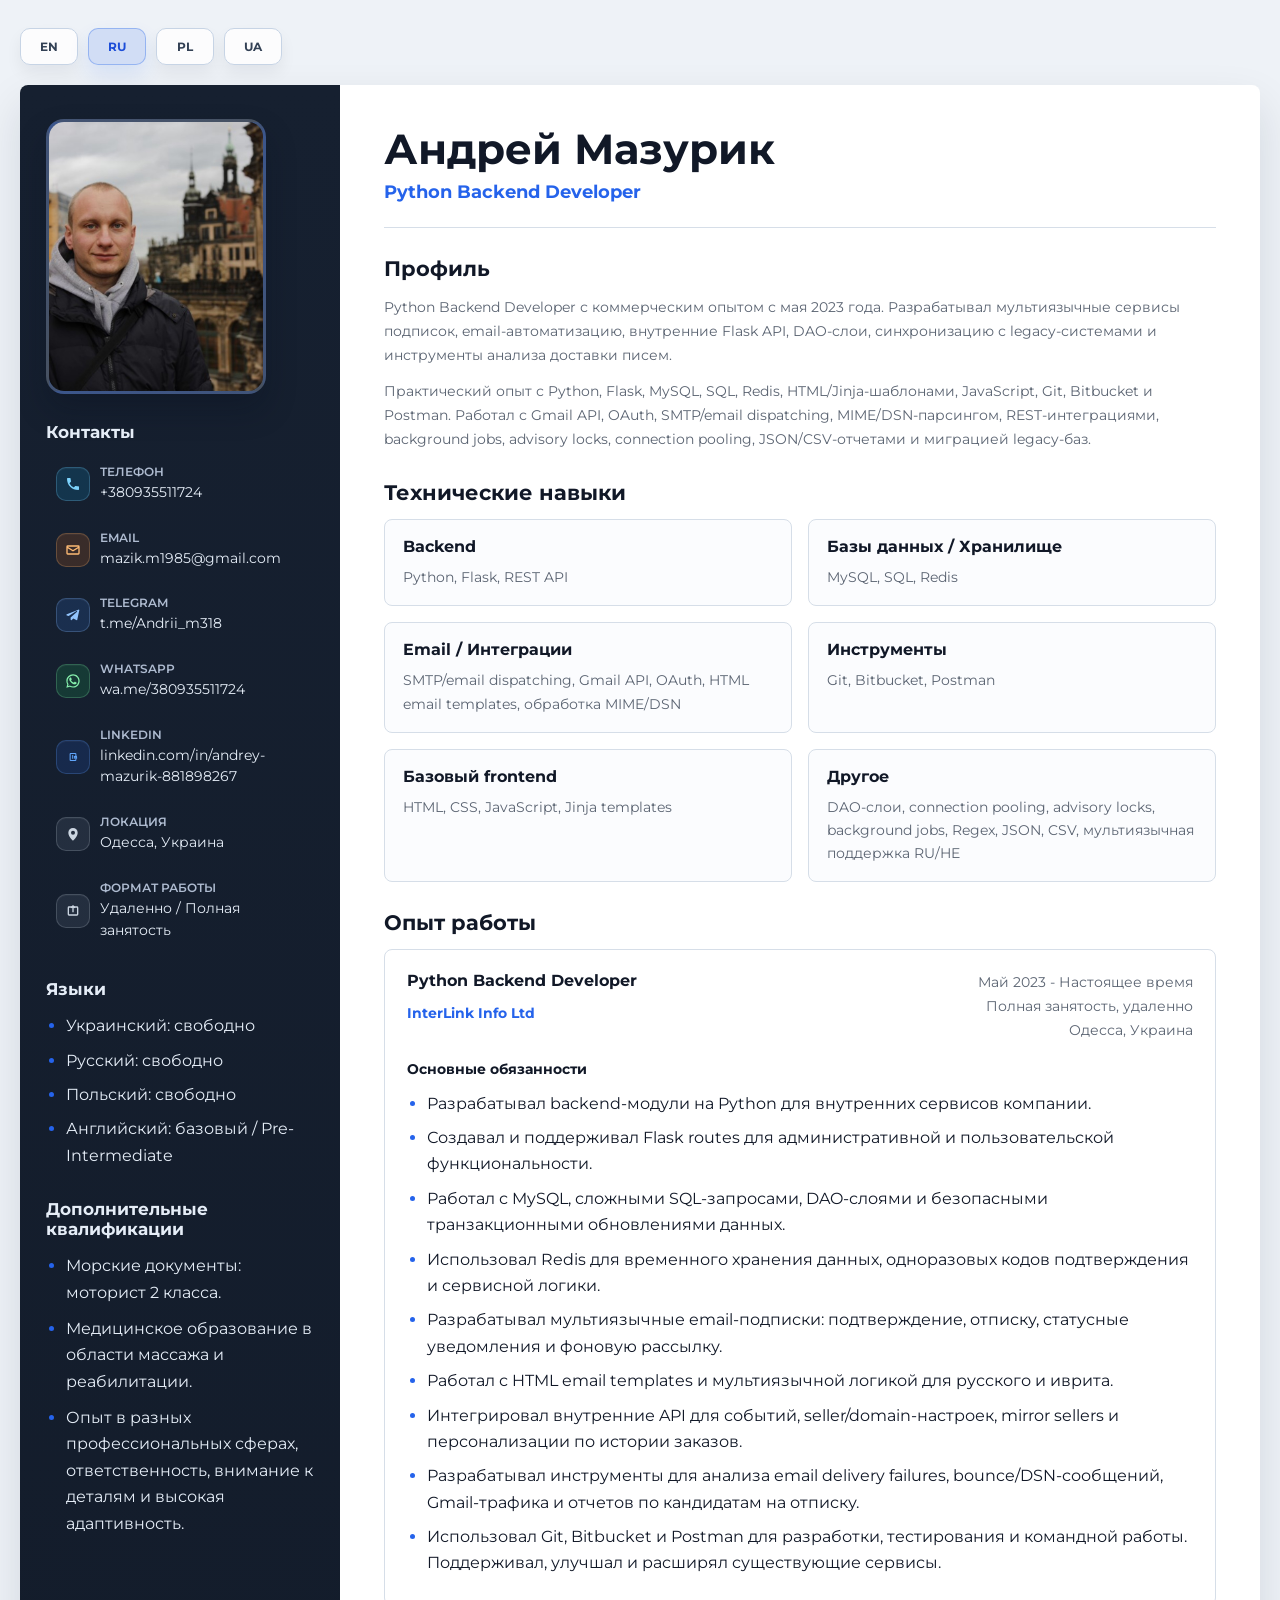
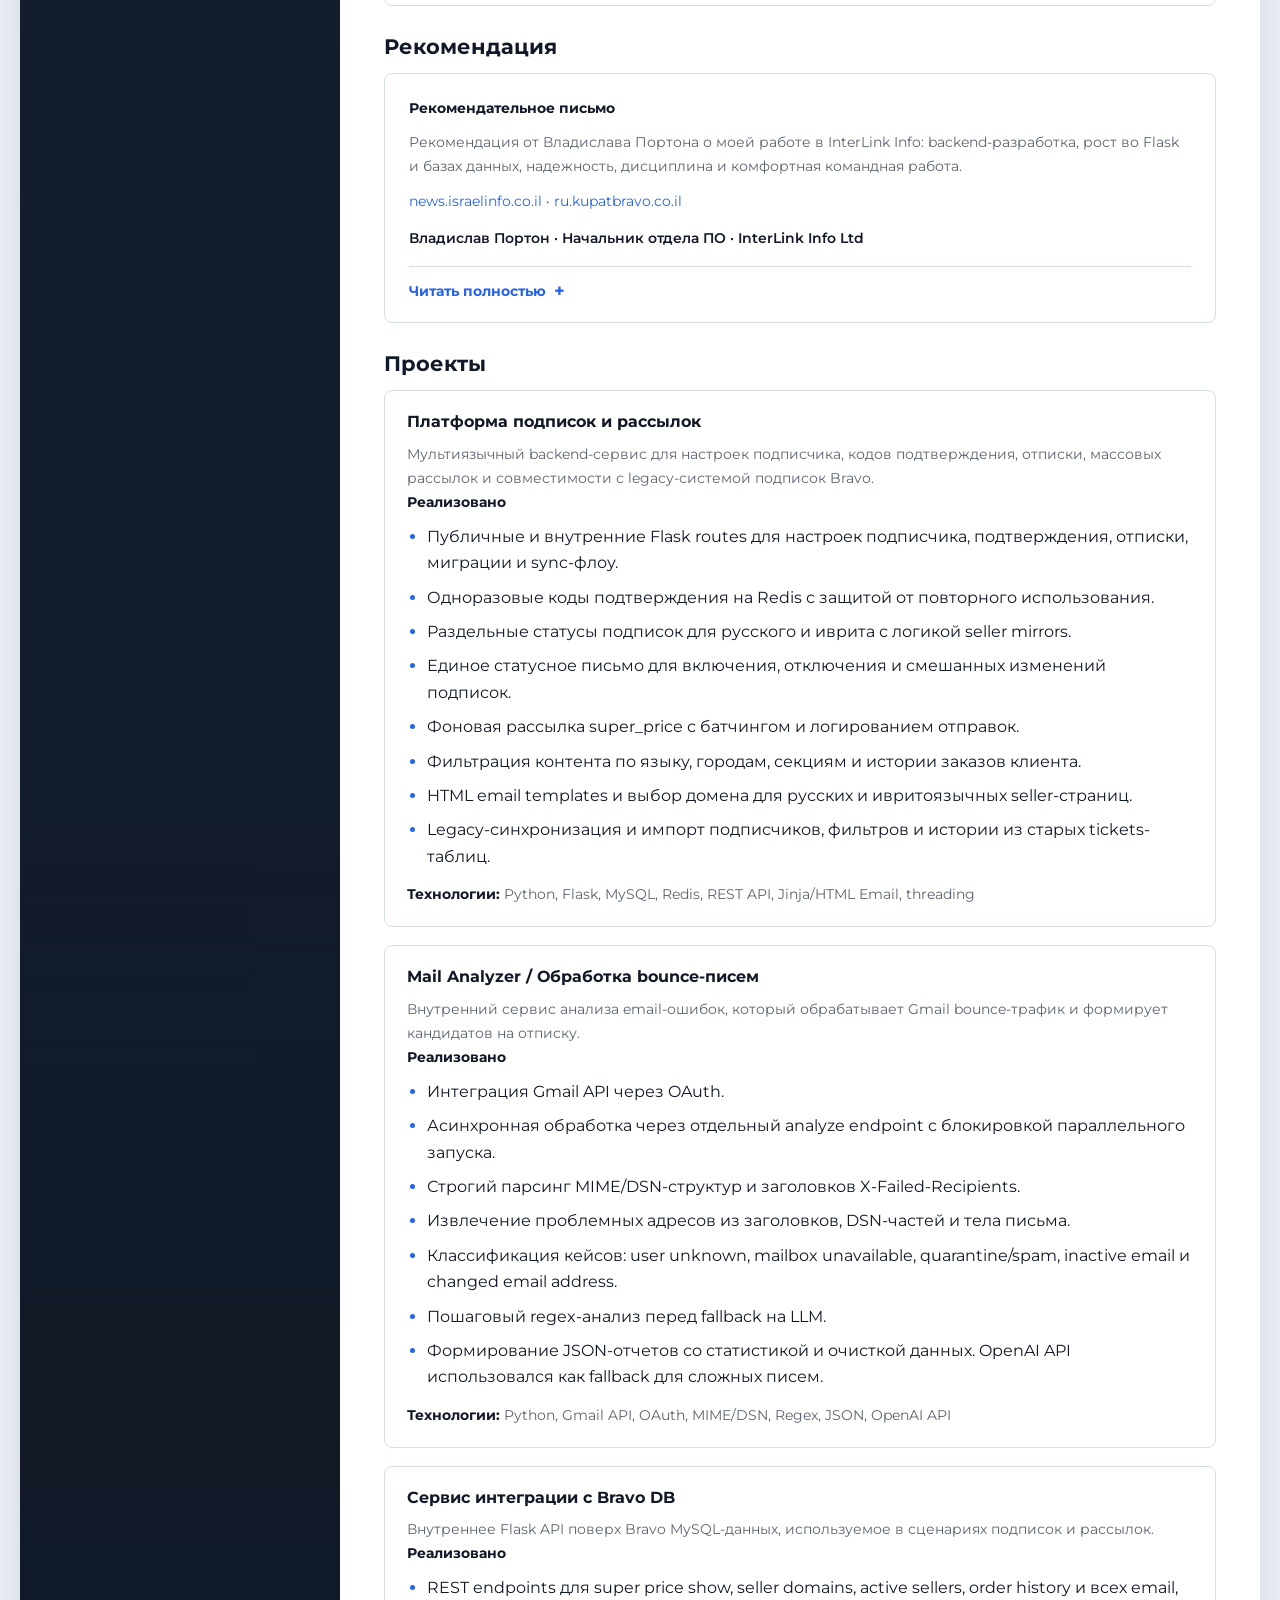
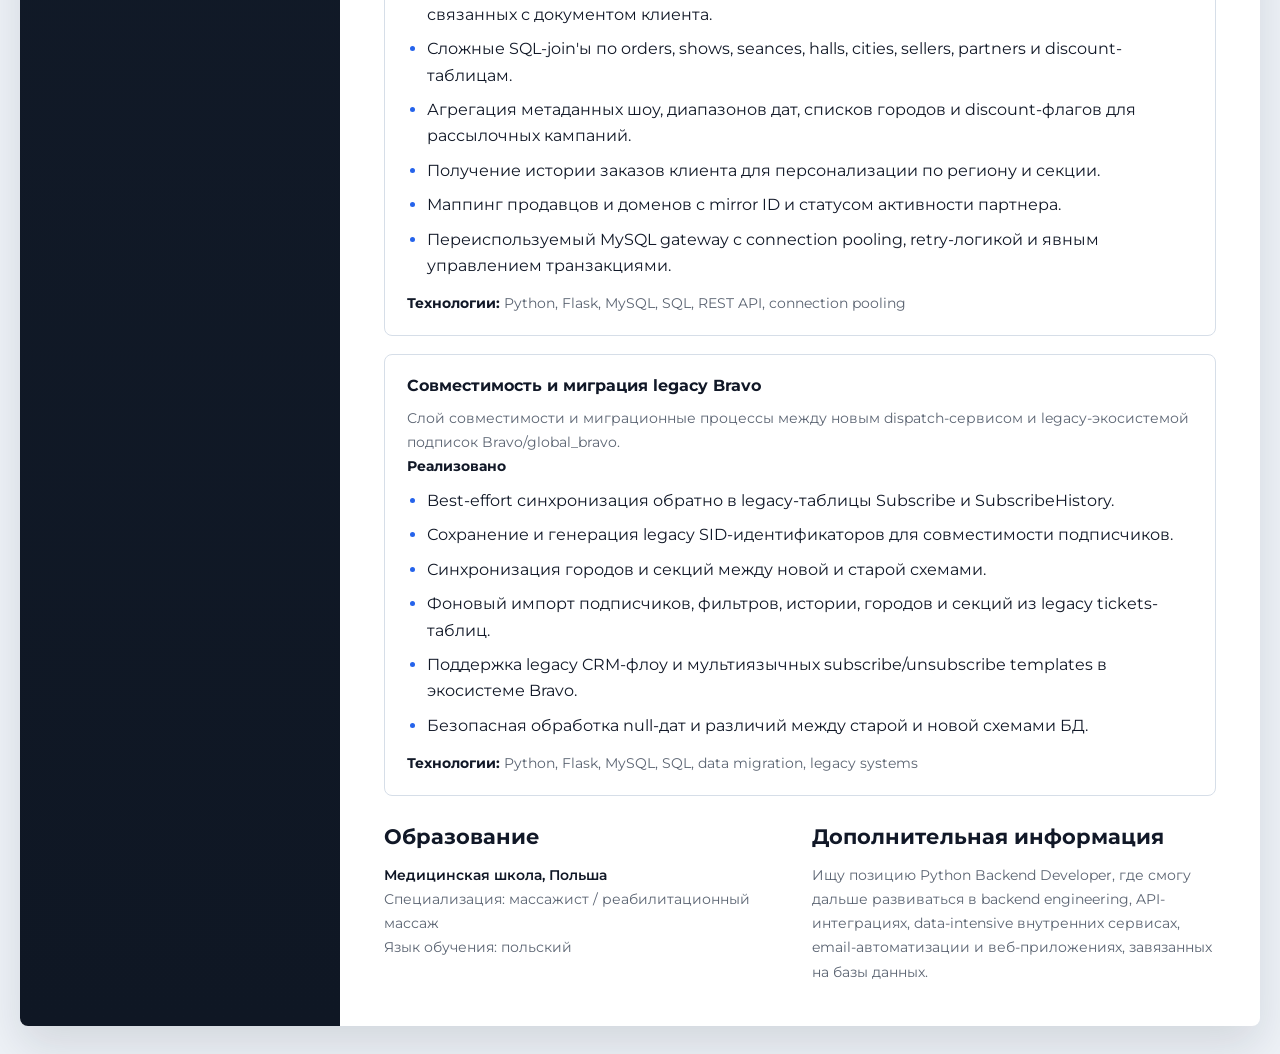
<file: docs/ru.html>
<!DOCTYPE html>
<html lang="ru">
<head>
    <meta charset="UTF-8">
    <meta http-equiv="X-UA-Compatible" content="IE=edge">
    <meta name="viewport" content="width=device-width, initial-scale=1.0">
    <link rel="preconnect" href="https://fonts.googleapis.com">
    <link rel="preconnect" href="https://fonts.gstatic.com" crossorigin>
    <link href="https://fonts.googleapis.com/css2?family=Montserrat:wght@400;500;600;700&display=swap" rel="stylesheet">
    <link rel="stylesheet" href="static/styles/style.css">
    <title>Андрей Мазурик - Python Backend Developer</title>
</head>
<body>
<div class="page">
    <div class="toolbar">
        <nav class="language_switcher" aria-label="Переключатель языка">
            
            <a class="language_link" href="en.html">
                EN
            </a>
            
            <a class="language_link active" href="ru.html">
                RU
            </a>
            
            <a class="language_link" href="pl.html">
                PL
            </a>
            
            <a class="language_link" href="ua.html">
                UA
            </a>
            
        </nav>
    </div>

    <div class="main">
        <aside class="sidebar">
            <div class="photo_frame">
                <img
                    class="profile_photo"
                    src="static/images/profile.jpg"
                    alt="Андрей Мазурик"
                >
            </div>

            <div class="sidebar_block">
                <h3 class="sidebar_title">Контакты</h3>
                <div class="contact_list">
                    <a href="tel:+380935511724" class="contact_item contact_item--phone contact_item--interactive">
                        <span class="contact_icon" aria-hidden="true">
                            <svg width="16" height="16" viewBox="0 0 24 24" focusable="false">
                                <path fill="currentColor" d="M6.62 10.79a15.54 15.54 0 0 0 6.59 6.59l2.2-2.2a1 1 0 0 1 1.02-.24 11.36 11.36 0 0 0 3.57.57 1 1 0 0 1 1 1V20a1 1 0 0 1-1 1C10.3 21 3 13.7 3 4a1 1 0 0 1 1-1h3.49a1 1 0 0 1 1 1 11.36 11.36 0 0 0 .57 3.57 1 1 0 0 1-.24 1.02z"/>
                            </svg>
                        </span>
                        <div class="contact_body">
                            <span class="contact_label">Телефон</span>
                            <span class="contact_link">+380935511724</span>
                        </div>
                    </a>
                    <a href="mailto:mazik.m1985@gmail.com" class="contact_item contact_item--email contact_item--interactive">
                        <span class="contact_icon" aria-hidden="true">
                            <svg width="16" height="16" viewBox="0 0 24 24" focusable="false">
                                <path fill="currentColor" d="M4 5h16a2 2 0 0 1 2 2v10a2 2 0 0 1-2 2H4a2 2 0 0 1-2-2V7a2 2 0 0 1 2-2zm0 2v.01L12 12l8-4.99V7H4zm16 10V9.24l-7.47 4.67a1 1 0 0 1-1.06 0L4 9.24V17z"/>
                            </svg>
                        </span>
                        <div class="contact_body">
                            <span class="contact_label">Email</span>
                            <span class="contact_link">mazik.m1985@gmail.com</span>
                        </div>
                    </a>
                    <a href="https://t.me/Andrii_m318" class="contact_item contact_item--telegram contact_item--interactive" target="_blank" rel="noopener noreferrer">
                        <span class="contact_icon" aria-hidden="true">
                            <svg width="16" height="16" viewBox="0 0 24 24" focusable="false">
                                <path fill="currentColor" d="M21.5 4.5 18.4 19a1 1 0 0 1-1.46.68l-4.53-2.47-2.32 2.24a1 1 0 0 1-1.69-.72v-3.03L18.1 7.3a.75.75 0 0 0-.92-1.18L5.45 13.44 2.8 12.58a1 1 0 0 1-.03-1.89l17.26-6.65a1 1 0 0 1 1.47 1.11z"/>
                            </svg>
                        </span>
                        <div class="contact_body">
                            <span class="contact_label">Telegram</span>
                            <span class="contact_link">t.me/Andrii_m318</span>
                        </div>
                    </a>
                    <a href="https://wa.me/380935511724" class="contact_item contact_item--whatsapp contact_item--interactive" target="_blank" rel="noopener noreferrer">
                        <span class="contact_icon" aria-hidden="true">
                            <svg width="16" height="16" viewBox="0 0 24 24" focusable="false">
                                <path fill="currentColor" d="M16.76 13.96c-.27-.14-1.6-.79-1.84-.88-.25-.09-.43-.14-.61.14-.18.27-.7.88-.86 1.06-.16.18-.31.2-.58.07-.27-.14-1.12-.41-2.14-1.3-.79-.7-1.33-1.56-1.49-1.82-.16-.27-.02-.41.12-.55.13-.13.27-.31.41-.47.14-.16.18-.27.27-.45.09-.18.05-.34-.02-.48-.07-.14-.61-1.48-.83-2.03-.22-.53-.45-.46-.61-.46h-.52c-.18 0-.48.07-.73.34s-.96.94-.96 2.29.98 2.66 1.11 2.84c.14.18 1.92 2.92 4.64 4.1.65.28 1.16.45 1.56.58.66.21 1.27.18 1.75.11.53-.08 1.6-.65 1.82-1.28.23-.63.23-1.17.16-1.28-.07-.11-.25-.18-.52-.32z"/>
                                <path fill="currentColor" d="M12.04 2C6.53 2 2.06 6.46 2.06 11.97c0 1.76.46 3.48 1.34 4.99L2 22l5.19-1.36a9.9 9.9 0 0 0 4.84 1.24H12c5.51 0 9.97-4.46 9.97-9.97S17.55 2 12.04 2zm0 18.15h-.01a8.16 8.16 0 0 1-4.16-1.14l-.3-.18-3.08.81.82-3-.2-.31a8.15 8.15 0 1 1 6.93 3.82z"/>
                            </svg>
                        </span>
                        <div class="contact_body">
                            <span class="contact_label">WhatsApp</span>
                            <span class="contact_link">wa.me/380935511724</span>
                        </div>
                    </a>
                    <a href="https://www.linkedin.com/in/%D0%B0%D0%BD%D0%B4%D1%80%D0%B5%D0%B9-%D0%BC%D0%B0%D0%B7%D1%83%D1%80%D0%B8%D0%BA-881898267" class="contact_item contact_item--linkedin contact_item--interactive" target="_blank" rel="noopener noreferrer">
                        <span class="contact_icon" aria-hidden="true">
                            <svg width="16" height="16" viewBox="0 0 24 24" focusable="false">
                                <path fill="currentColor" d="M6.94 7.5A1.56 1.56 0 0 1 8.5 5.94h7A1.56 1.56 0 0 1 17.06 7.5v9A1.56 1.56 0 0 1 15.5 18.06h-7a1.56 1.56 0 0 1-1.56-1.56zm1.56-.06v9.12h7V7.44z"/>
                                <path fill="currentColor" d="M10.78 10.45h1.52v4.1h-1.52zM11.54 8.83a.88.88 0 1 1 0 1.76.88.88 0 0 1 0-1.76zM13.35 10.45h1.46v.56h.02c.2-.38.71-.78 1.47-.78 1.57 0 1.86 1.03 1.86 2.38v1.94H16.64v-1.72c0-.41-.01-.94-.57-.94-.57 0-.66.45-.66.91v1.75h-1.52z"/>
                            </svg>
                        </span>
                        <div class="contact_body">
                            <span class="contact_label">LinkedIn</span>
                            <span class="contact_link">linkedin.com/in/andrey-mazurik-881898267</span>
                        </div>
                    </a>
                    <div class="contact_item contact_item--location">
                        <span class="contact_icon" aria-hidden="true">
                            <svg width="16" height="16" viewBox="0 0 24 24" focusable="false">
                                <path fill="currentColor" d="M12 22s7-6.03 7-12a7 7 0 1 0-14 0c0 5.97 7 12 7 12zm0-9a3 3 0 1 1 0-6 3 3 0 0 1 0 6z"/>
                            </svg>
                        </span>
                        <div class="contact_body">
                            <span class="contact_label">Локация</span>
                            <span class="contact_text">Одесса, Украина</span>
                        </div>
                    </div>
                    <div class="contact_item contact_item--work">
                        <span class="contact_icon" aria-hidden="true">
                            <svg width="16" height="16" viewBox="0 0 24 24" focusable="false">
                                <path fill="currentColor" d="M4 7a2 2 0 0 1 2-2h7v2H6v10h12V7h-7V5h7a2 2 0 0 1 2 2v10a2 2 0 0 1-2 2H6a2 2 0 0 1-2-2z"/>
                                <path fill="currentColor" d="M12 3 8.5 6.5l1.41 1.41L11 6.83V14h2V6.83l1.09 1.08 1.41-1.41z"/>
                            </svg>
                        </span>
                        <div class="contact_body">
                            <span class="contact_label">Формат работы</span>
                            <span class="contact_text">Удаленно / Полная занятость</span>
                        </div>
                    </div>
                </div>
            </div>

            <div class="sidebar_block">
                <h3 class="sidebar_title">Языки</h3>
                <ul class="tag_list">
                    <li>Украинский: свободно</li>
                    <li>Русский: свободно</li>
                    <li>Польский: свободно</li>
                    <li>Английский: базовый / Pre-Intermediate</li>
                </ul>
            </div>

            <div class="sidebar_block">
                <h3 class="sidebar_title">Дополнительные квалификации</h3>
                <ul class="bullet_list compact">
                    <li>Морские документы: моторист 2 класса.</li>
                    <li>Медицинское образование в области массажа и реабилитации.</li>
                    <li>Опыт в разных профессиональных сферах, ответственность, внимание к деталям и высокая адаптивность.</li>
                </ul>
            </div>
        </aside>

        <main class="main_content">
            <section class="hero">
                <h1 class="hero_name">Андрей Мазурик</h1>
                <p class="hero_role">Python Backend Developer</p>
            </section>

            <section class="content_section">
                <h2 class="section_title">Профиль</h2>
                <p class="lead_text">Python Backend Developer с коммерческим опытом с мая 2023 года. Разрабатывал мультиязычные сервисы подписок, email-автоматизацию, внутренние Flask API, DAO-слои, синхронизацию с legacy-системами и инструменты анализа доставки писем.</p>
                <p class="body_text">Практический опыт с Python, Flask, MySQL, SQL, Redis, HTML/Jinja-шаблонами, JavaScript, Git, Bitbucket и Postman. Работал с Gmail API, OAuth, SMTP/email dispatching, MIME/DSN-парсингом, REST-интеграциями, background jobs, advisory locks, connection pooling, JSON/CSV-отчетами и миграцией legacy-баз.</p>
            </section>

            <section class="content_section">
                <h2 class="section_title">Технические навыки</h2>
                <div class="skill_grid">
                    <div class="skill_group">
                        <h3>Backend</h3>
                        <p>Python, Flask, REST API</p>
                    </div>
                    <div class="skill_group">
                        <h3>Базы данных / Хранилище</h3>
                        <p>MySQL, SQL, Redis</p>
                    </div>
                    <div class="skill_group">
                        <h3>Email / Интеграции</h3>
                        <p>SMTP/email dispatching, Gmail API, OAuth, HTML email templates, обработка MIME/DSN</p>
                    </div>
                    <div class="skill_group">
                        <h3>Инструменты</h3>
                        <p>Git, Bitbucket, Postman</p>
                    </div>
                    <div class="skill_group">
                        <h3>Базовый frontend</h3>
                        <p>HTML, CSS, JavaScript, Jinja templates</p>
                    </div>
                    <div class="skill_group">
                        <h3>Другое</h3>
                        <p>DAO-слои, connection pooling, advisory locks, background jobs, Regex, JSON, CSV, мультиязычная поддержка RU/HE</p>
                    </div>
                </div>
            </section>

            <section class="content_section">
                <h2 class="section_title">Опыт работы</h2>
                <article class="experience_card">
                    <div class="experience_header">
                        <div>
                            <h3 class="job_title">Python Backend Developer</h3>
                            <p class="company_name">InterLink Info Ltd</p>
                        </div>
                        <div class="job_meta">
                            <p>Май 2023 - Настоящее время</p>
                            <p>Полная занятость, удаленно</p>
                            <p>Одесса, Украина</p>
                        </div>
                    </div>
                    <p class="subheading">Основные обязанности</p>
                    <ul class="bullet_list">
                        <li>Разрабатывал backend-модули на Python для внутренних сервисов компании.</li>
                        <li>Создавал и поддерживал Flask routes для административной и пользовательской функциональности.</li>
                        <li>Работал с MySQL, сложными SQL-запросами, DAO-слоями и безопасными транзакционными обновлениями данных.</li>
                        <li>Использовал Redis для временного хранения данных, одноразовых кодов подтверждения и сервисной логики.</li>
                        <li>Разрабатывал мультиязычные email-подписки: подтверждение, отписку, статусные уведомления и фоновую рассылку.</li>
                        <li>Работал с HTML email templates и мультиязычной логикой для русского и иврита.</li>
                        <li>Интегрировал внутренние API для событий, seller/domain-настроек, mirror sellers и персонализации по истории заказов.</li>
                        <li>Разрабатывал инструменты для анализа email delivery failures, bounce/DSN-сообщений, Gmail-трафика и отчетов по кандидатам на отписку.</li>
                        <li>Использовал Git, Bitbucket и Postman для разработки, тестирования и командной работы. Поддерживал, улучшал и расширял существующие сервисы.</li>
                    </ul>
                </article>
            </section>

            <section class="content_section">
                <h2 class="section_title">Рекомендация</h2>
                <article class="recommendation_teaser">
                    <p class="subheading">Рекомендательное письмо</p>
                    <p class="body_text">Рекомендация от Владислава Портона о моей работе в InterLink Info: backend-разработка, рост во Flask и базах данных, надежность, дисциплина и комфортная командная работа.</p>
                    <p class="recommendation_links_line">
                        <a class="inline_link" href="https://news.israelinfo.co.il" target="_blank" rel="noopener noreferrer">news.israelinfo.co.il</a>
                        &middot;
                        <a class="inline_link" href="https://ru.kupatbravo.co.il" target="_blank" rel="noopener noreferrer">ru.kupatbravo.co.il</a>
                    </p>
                    <p class="recommendation_meta_line">
                        Владислав Портон &middot; Начальник отдела ПО &middot; InterLink Info Ltd
                    </p>
                    <details class="recommendation_details">
                        <summary class="recommendation_toggle">Читать полностью</summary>
                        <div class="recommendation_full">
                            <div class="letter_body">
                                <p>
                                    Я представляю израильскую компанию Interlink Info, которая занимается разработкой и поддержкой интернет-проектов, включая новостной сайт 
                                    <a class="inline_link" href="https://news.israelinfo.co.il" target="_blank" rel="noopener noreferrer">Israelinfo</a>
                                     и сервис продажи билетов «
                                    <a class="inline_link" href="https://ru.kupatbravo.co.il" target="_blank" rel="noopener noreferrer">Касса Браво</a>».
                                </p>
                                <p>Хочу дать рекомендацию Андрею Мазурику, с которым мы сотрудничали несколько лет. Андрей работал у нас удаленно из Одессы в качестве веб-разработчика на Python.</p>
                                <p>Когда Андрей только начал работать с нами, у него не было большого практического опыта, но за это время он заметно вырос. Он освоил разработку проектов на Flask, работу с базами данных, JavaScript, а также начал уверенно использовать современные инструменты, включая AI и агентные подходы, что заметно повысило качество и скорость его работы.</p>
                                <p>В работе Андрей занимался как небольшими проектами с нуля, так и отдельными задачами в рамках более крупных систем. Ему можно было спокойно доверить участок работы и быть уверенным, что он доведет его до конца.</p>
                                <p>Отдельно хочу отметить его личные качества. Андрей — спокойный и уравновешенный человек. С ним легко работать: он нормально воспринимает задачи, не конфликтует, умеет общаться и сохраняет конструктивный тон даже в непростых ситуациях. При этом он действительно хочет учиться и тратит на это много личного времени, а не только рабочие часы.</p>
                                <p>Также хочу отметить его дисциплину и отношение к делу. Параллельно с работой он участвовал в добровольной пожарно-спасательной команде в Одессе. Это означало регулярные выезды на пожары и ликвидацию последствий обстрелов, зачастую в тяжелых условиях. Несмотря на это, он стабильно выходил на связь, выполнял задачи даже между вызовами и не выпадал из рабочего процесса.</p>
                                <p>Я могу рекомендовать Андрея как надежного, спокойного и ответственного человека, с которым комфортно работать и на которого можно положиться.</p>
                            </div>
                            <div class="signature_card">
                                <p class="body_text strong">Владислав Портон</p>
                                <p class="body_text">Начальник отдела ПО</p>
                                <p class="body_text">InterLink Info Ltd</p>
                                <p class="body_text">Israel</p>
                                <p class="body_text"><a class="inline_link" href="mailto:porton@israelinfo.co.il">porton@israelinfo.co.il</a></p>
                                <p class="body_text"><a class="inline_link" href="tel:+972526574093">+972-526-574093</a></p>
                            </div>
                            <p class="recommendation_original_link">
                                <a class="inline_link" href="https://docs.google.com/document/d/1nQCbBcRU-Sl2cMDqeSlR3eC1Yp5Rs1tqb-rRPPOdK8k/edit?pli=1&amp;tab=t.0" target="_blank" rel="noopener noreferrer">Открыть оригинал в Google Docs</a>
                            </p>
                        </div>
                    </details>
                </article>
            </section>

            <section class="content_section">
                <h2 class="section_title">Проекты</h2>

                <article class="project_card">
                    <h3 class="project_title">Платформа подписок и рассылок</h3>
                    <p class="body_text">Мультиязычный backend-сервис для настроек подписчика, кодов подтверждения, отписки, массовых рассылок и совместимости с legacy-системой подписок Bravo.</p>
                    <p class="subheading">Реализовано</p>
                    <ul class="bullet_list">
                        <li>Публичные и внутренние Flask routes для настроек подписчика, подтверждения, отписки, миграции и sync-флоу.</li>
                        <li>Одноразовые коды подтверждения на Redis с защитой от повторного использования.</li>
                        <li>Раздельные статусы подписок для русского и иврита с логикой seller mirrors.</li>
                        <li>Единое статусное письмо для включения, отключения и смешанных изменений подписок.</li>
                        <li>Фоновая рассылка super_price с батчингом и логированием отправок.</li>
                        <li>Фильтрация контента по языку, городам, секциям и истории заказов клиента.</li>
                        <li>HTML email templates и выбор домена для русских и ивритоязычных seller-страниц.</li>
                        <li>Legacy-синхронизация и импорт подписчиков, фильтров и истории из старых tickets-таблиц.</li>
                    </ul>
                    <p class="technology_line"><span>Технологии:</span> Python, Flask, MySQL, Redis, REST API, Jinja/HTML Email, threading</p>
                </article>

                <article class="project_card">
                    <h3 class="project_title">Mail Analyzer / Обработка bounce-писем</h3>
                    <p class="body_text">Внутренний сервис анализа email-ошибок, который обрабатывает Gmail bounce-трафик и формирует кандидатов на отписку.</p>
                    <p class="subheading">Реализовано</p>
                    <ul class="bullet_list">
                        <li>Интеграция Gmail API через OAuth.</li>
                        <li>Асинхронная обработка через отдельный analyze endpoint с блокировкой параллельного запуска.</li>
                        <li>Строгий парсинг MIME/DSN-структур и заголовков X-Failed-Recipients.</li>
                        <li>Извлечение проблемных адресов из заголовков, DSN-частей и тела письма.</li>
                        <li>Классификация кейсов: user unknown, mailbox unavailable, quarantine/spam, inactive email и changed email address.</li>
                        <li>Пошаговый regex-анализ перед fallback на LLM.</li>
                        <li>Формирование JSON-отчетов со статистикой и очисткой данных. OpenAI API использовался как fallback для сложных писем.</li>
                    </ul>
                    <p class="technology_line"><span>Технологии:</span> Python, Gmail API, OAuth, MIME/DSN, Regex, JSON, OpenAI API</p>
                </article>

                <article class="project_card">
                    <h3 class="project_title">Сервис интеграции с Bravo DB</h3>
                    <p class="body_text">Внутреннее Flask API поверх Bravo MySQL-данных, используемое в сценариях подписок и рассылок.</p>
                    <p class="subheading">Реализовано</p>
                    <ul class="bullet_list">
                        <li>REST endpoints для super price show, seller domains, active sellers, order history и всех email, связанных с документом клиента.</li>
                        <li>Сложные SQL-join&#39;ы по orders, shows, seances, halls, cities, sellers, partners и discount-таблицам.</li>
                        <li>Агрегация метаданных шоу, диапазонов дат, списков городов и discount-флагов для рассылочных кампаний.</li>
                        <li>Получение истории заказов клиента для персонализации по региону и секции.</li>
                        <li>Маппинг продавцов и доменов с mirror ID и статусом активности партнера.</li>
                        <li>Переиспользуемый MySQL gateway с connection pooling, retry-логикой и явным управлением транзакциями.</li>
                    </ul>
                    <p class="technology_line"><span>Технологии:</span> Python, Flask, MySQL, SQL, REST API, connection pooling</p>
                </article>

                <article class="project_card">
                    <h3 class="project_title">Совместимость и миграция legacy Bravo</h3>
                    <p class="body_text">Слой совместимости и миграционные процессы между новым dispatch-сервисом и legacy-экосистемой подписок Bravo/global_bravo.</p>
                    <p class="subheading">Реализовано</p>
                    <ul class="bullet_list">
                        <li>Best-effort синхронизация обратно в legacy-таблицы Subscribe и SubscribeHistory.</li>
                        <li>Сохранение и генерация legacy SID-идентификаторов для совместимости подписчиков.</li>
                        <li>Синхронизация городов и секций между новой и старой схемами.</li>
                        <li>Фоновый импорт подписчиков, фильтров, истории, городов и секций из legacy tickets-таблиц.</li>
                        <li>Поддержка legacy CRM-флоу и мультиязычных subscribe/unsubscribe templates в экосистеме Bravo.</li>
                        <li>Безопасная обработка null-дат и различий между старой и новой схемами БД.</li>
                    </ul>
                    <p class="technology_line"><span>Технологии:</span> Python, Flask, MySQL, SQL, data migration, legacy systems</p>
                </article>
            </section>

            <section class="content_section two_column">
                <div>
                    <h2 class="section_title">Образование</h2>
                    <p class="body_text strong">Медицинская школа, Польша</p>
                    <p class="body_text">Специализация: массажист / реабилитационный массаж</p>
                    <p class="body_text">Язык обучения: польский</p>
                </div>
                <div>
                    <h2 class="section_title">Дополнительная информация</h2>
                    <p class="body_text">Ищу позицию Python Backend Developer, где смогу дальше развиваться в backend engineering, API-интеграциях, data-intensive внутренних сервисах, email-автоматизации и веб-приложениях, завязанных на базы данных.</p>
                </div>
            </section>
        </main>
    </div>
</div>
</body>
</html>
</file>
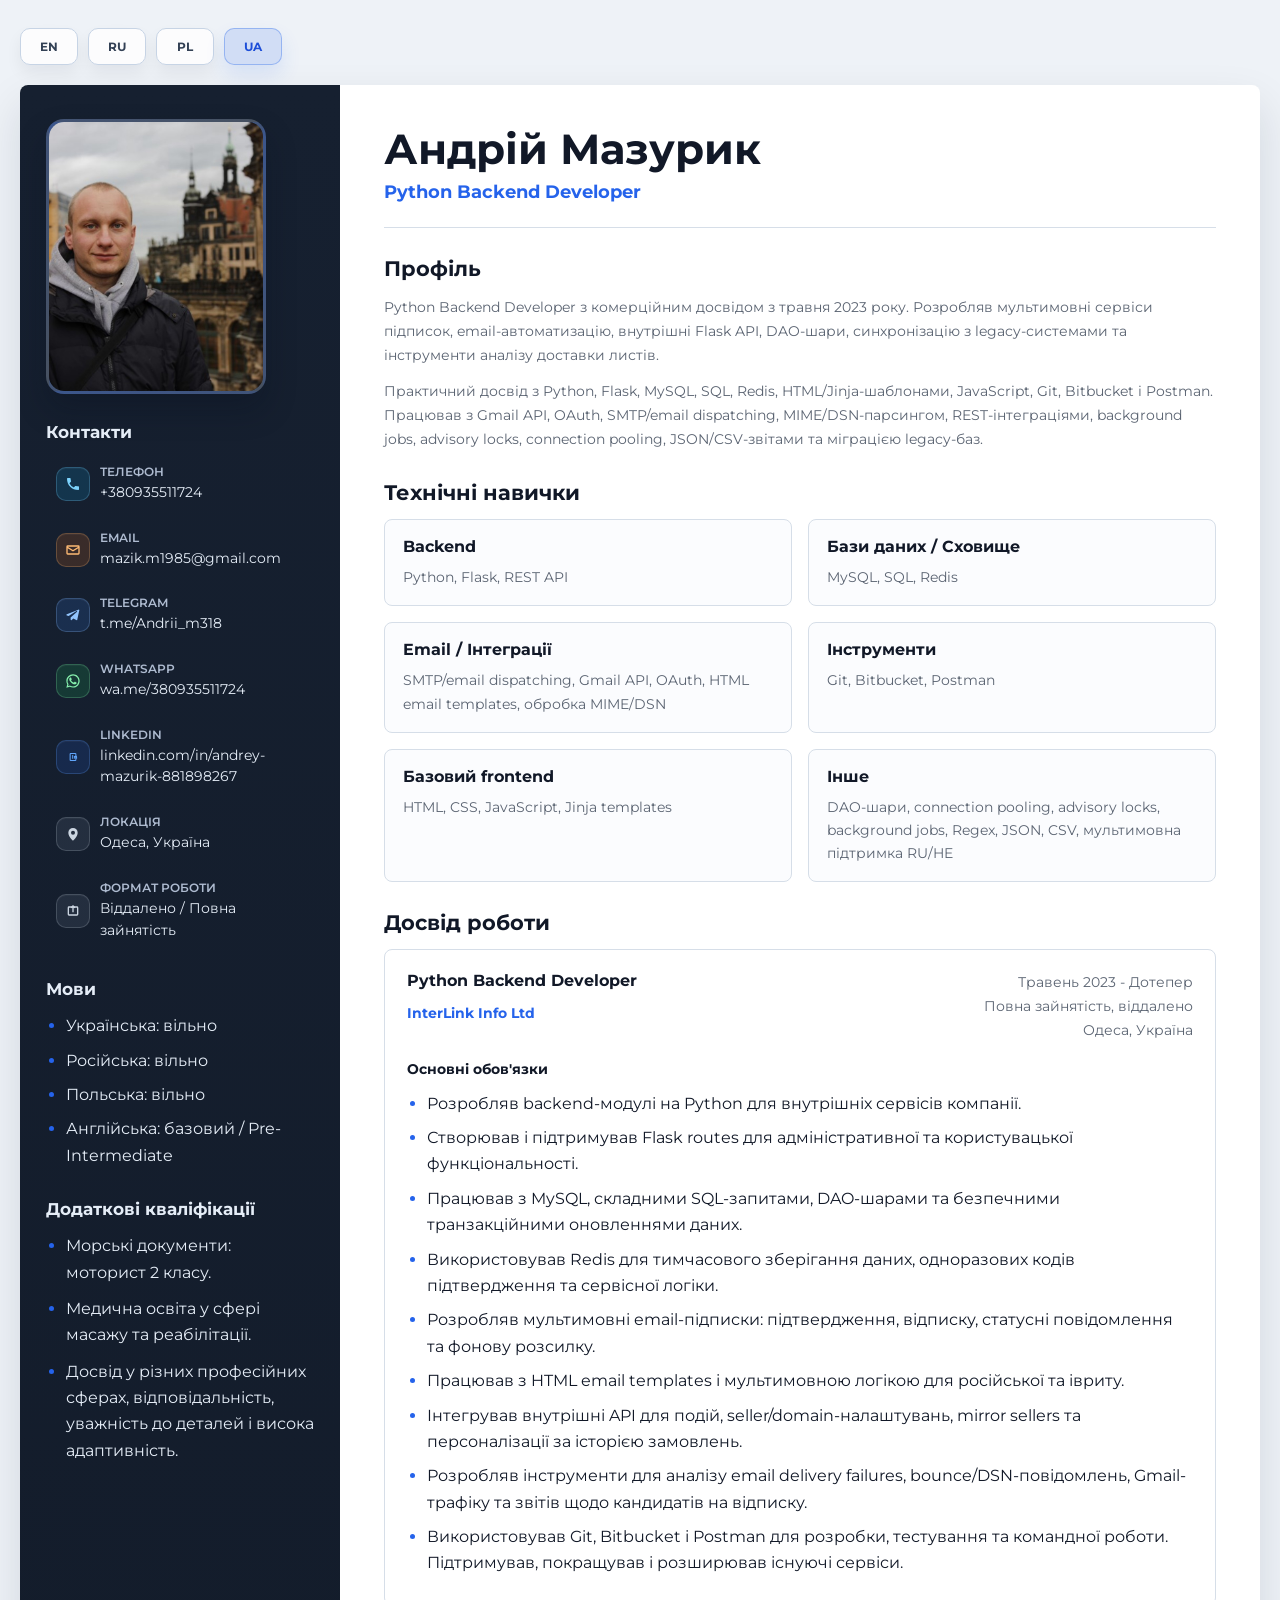
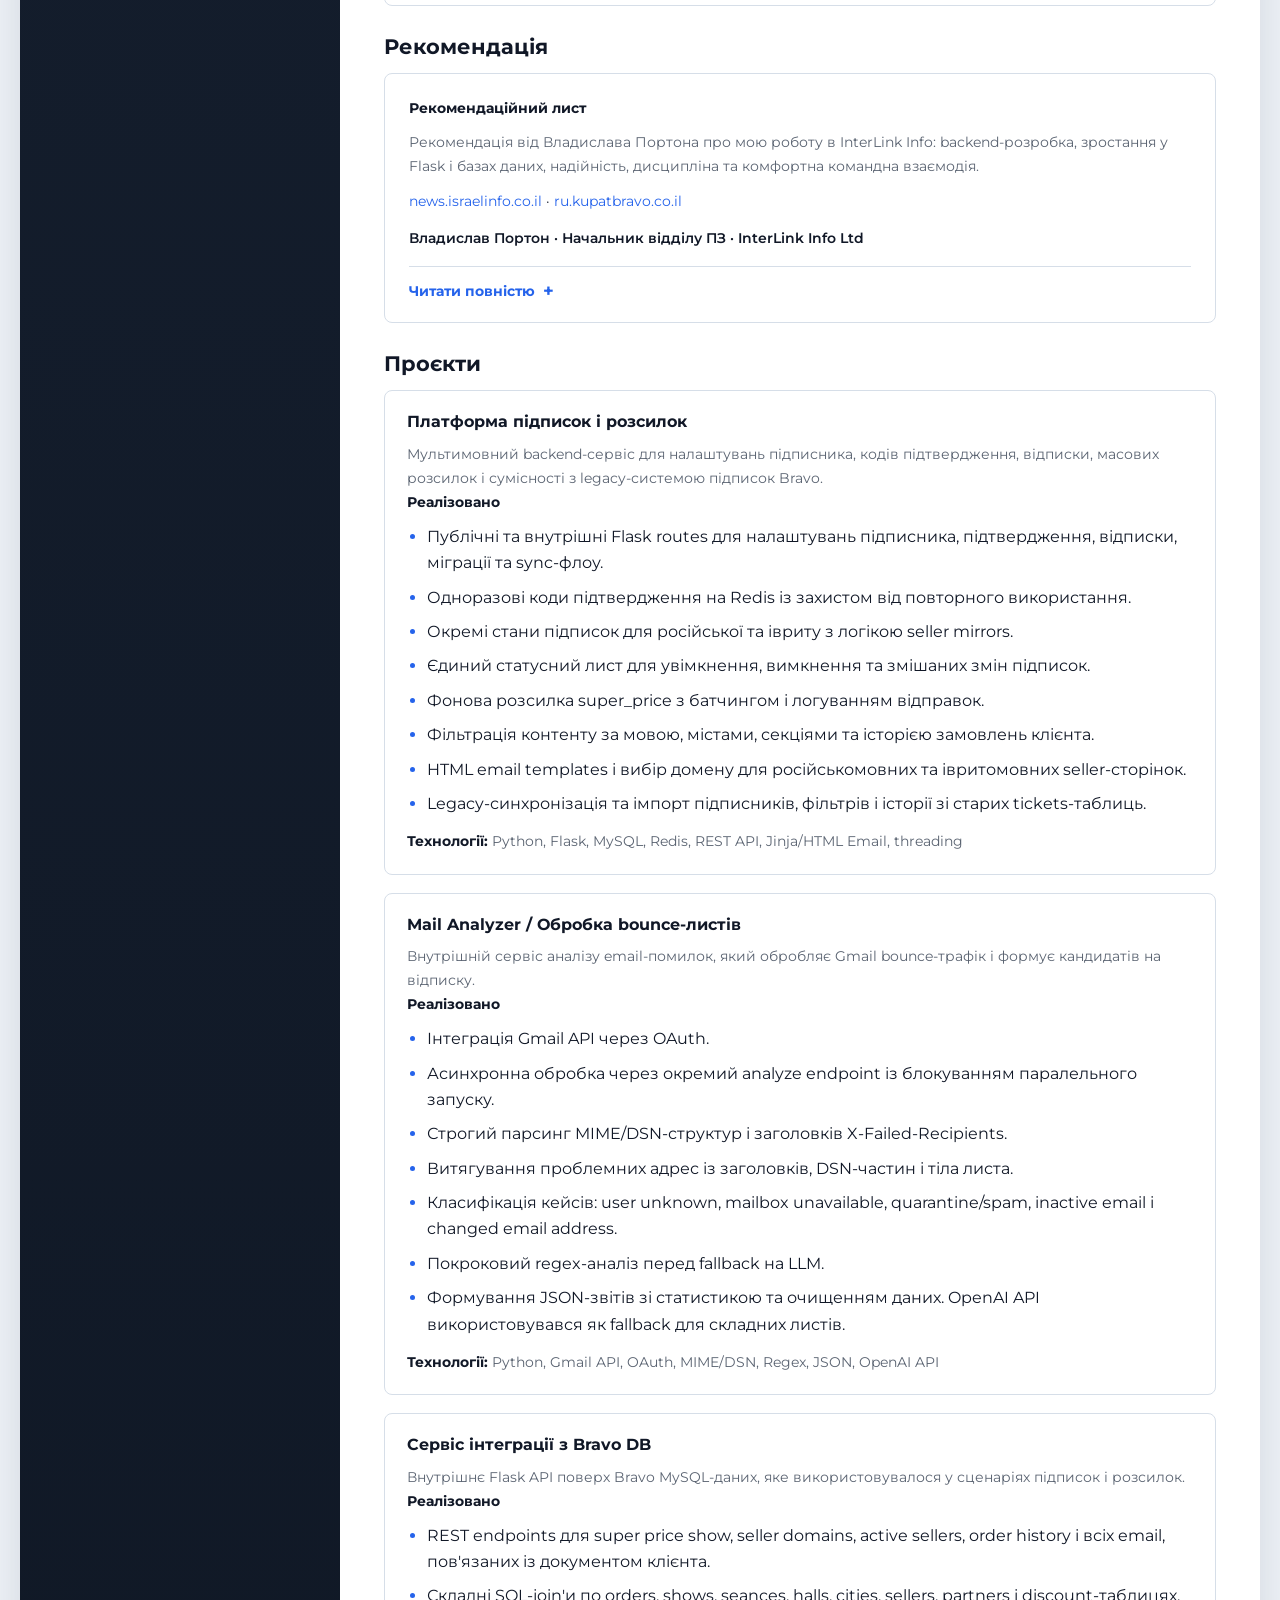
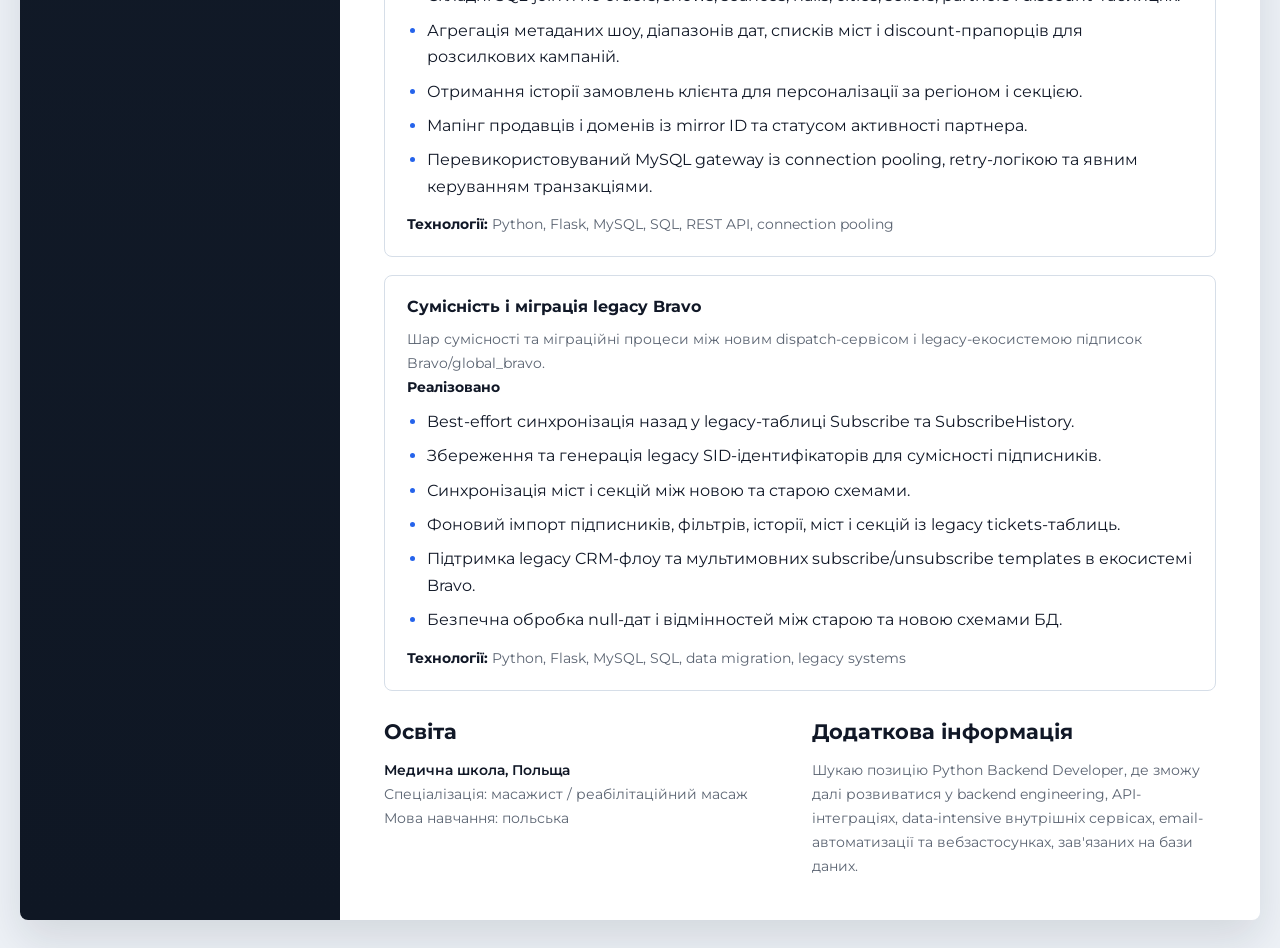
<file: docs/ua.html>
<!DOCTYPE html>
<html lang="ua">
<head>
    <meta charset="UTF-8">
    <meta http-equiv="X-UA-Compatible" content="IE=edge">
    <meta name="viewport" content="width=device-width, initial-scale=1.0">
    <link rel="preconnect" href="https://fonts.googleapis.com">
    <link rel="preconnect" href="https://fonts.gstatic.com" crossorigin>
    <link href="https://fonts.googleapis.com/css2?family=Montserrat:wght@400;500;600;700&display=swap" rel="stylesheet">
    <link rel="stylesheet" href="static/styles/style.css">
    <title>Андрій Мазурик - Python Backend Developer</title>
</head>
<body>
<div class="page">
    <div class="toolbar">
        <nav class="language_switcher" aria-label="Перемикач мови">
            
            <a class="language_link" href="en.html">
                EN
            </a>
            
            <a class="language_link" href="ru.html">
                RU
            </a>
            
            <a class="language_link" href="pl.html">
                PL
            </a>
            
            <a class="language_link active" href="ua.html">
                UA
            </a>
            
        </nav>
    </div>

    <div class="main">
        <aside class="sidebar">
            <div class="photo_frame">
                <img
                    class="profile_photo"
                    src="static/images/profile.jpg"
                    alt="Андрій Мазурик"
                >
            </div>

            <div class="sidebar_block">
                <h3 class="sidebar_title">Контакти</h3>
                <div class="contact_list">
                    <a href="tel:+380935511724" class="contact_item contact_item--phone contact_item--interactive">
                        <span class="contact_icon" aria-hidden="true">
                            <svg width="16" height="16" viewBox="0 0 24 24" focusable="false">
                                <path fill="currentColor" d="M6.62 10.79a15.54 15.54 0 0 0 6.59 6.59l2.2-2.2a1 1 0 0 1 1.02-.24 11.36 11.36 0 0 0 3.57.57 1 1 0 0 1 1 1V20a1 1 0 0 1-1 1C10.3 21 3 13.7 3 4a1 1 0 0 1 1-1h3.49a1 1 0 0 1 1 1 11.36 11.36 0 0 0 .57 3.57 1 1 0 0 1-.24 1.02z"/>
                            </svg>
                        </span>
                        <div class="contact_body">
                            <span class="contact_label">Телефон</span>
                            <span class="contact_link">+380935511724</span>
                        </div>
                    </a>
                    <a href="mailto:mazik.m1985@gmail.com" class="contact_item contact_item--email contact_item--interactive">
                        <span class="contact_icon" aria-hidden="true">
                            <svg width="16" height="16" viewBox="0 0 24 24" focusable="false">
                                <path fill="currentColor" d="M4 5h16a2 2 0 0 1 2 2v10a2 2 0 0 1-2 2H4a2 2 0 0 1-2-2V7a2 2 0 0 1 2-2zm0 2v.01L12 12l8-4.99V7H4zm16 10V9.24l-7.47 4.67a1 1 0 0 1-1.06 0L4 9.24V17z"/>
                            </svg>
                        </span>
                        <div class="contact_body">
                            <span class="contact_label">Email</span>
                            <span class="contact_link">mazik.m1985@gmail.com</span>
                        </div>
                    </a>
                    <a href="https://t.me/Andrii_m318" class="contact_item contact_item--telegram contact_item--interactive" target="_blank" rel="noopener noreferrer">
                        <span class="contact_icon" aria-hidden="true">
                            <svg width="16" height="16" viewBox="0 0 24 24" focusable="false">
                                <path fill="currentColor" d="M21.5 4.5 18.4 19a1 1 0 0 1-1.46.68l-4.53-2.47-2.32 2.24a1 1 0 0 1-1.69-.72v-3.03L18.1 7.3a.75.75 0 0 0-.92-1.18L5.45 13.44 2.8 12.58a1 1 0 0 1-.03-1.89l17.26-6.65a1 1 0 0 1 1.47 1.11z"/>
                            </svg>
                        </span>
                        <div class="contact_body">
                            <span class="contact_label">Telegram</span>
                            <span class="contact_link">t.me/Andrii_m318</span>
                        </div>
                    </a>
                    <a href="https://wa.me/380935511724" class="contact_item contact_item--whatsapp contact_item--interactive" target="_blank" rel="noopener noreferrer">
                        <span class="contact_icon" aria-hidden="true">
                            <svg width="16" height="16" viewBox="0 0 24 24" focusable="false">
                                <path fill="currentColor" d="M16.76 13.96c-.27-.14-1.6-.79-1.84-.88-.25-.09-.43-.14-.61.14-.18.27-.7.88-.86 1.06-.16.18-.31.2-.58.07-.27-.14-1.12-.41-2.14-1.3-.79-.7-1.33-1.56-1.49-1.82-.16-.27-.02-.41.12-.55.13-.13.27-.31.41-.47.14-.16.18-.27.27-.45.09-.18.05-.34-.02-.48-.07-.14-.61-1.48-.83-2.03-.22-.53-.45-.46-.61-.46h-.52c-.18 0-.48.07-.73.34s-.96.94-.96 2.29.98 2.66 1.11 2.84c.14.18 1.92 2.92 4.64 4.1.65.28 1.16.45 1.56.58.66.21 1.27.18 1.75.11.53-.08 1.6-.65 1.82-1.28.23-.63.23-1.17.16-1.28-.07-.11-.25-.18-.52-.32z"/>
                                <path fill="currentColor" d="M12.04 2C6.53 2 2.06 6.46 2.06 11.97c0 1.76.46 3.48 1.34 4.99L2 22l5.19-1.36a9.9 9.9 0 0 0 4.84 1.24H12c5.51 0 9.97-4.46 9.97-9.97S17.55 2 12.04 2zm0 18.15h-.01a8.16 8.16 0 0 1-4.16-1.14l-.3-.18-3.08.81.82-3-.2-.31a8.15 8.15 0 1 1 6.93 3.82z"/>
                            </svg>
                        </span>
                        <div class="contact_body">
                            <span class="contact_label">WhatsApp</span>
                            <span class="contact_link">wa.me/380935511724</span>
                        </div>
                    </a>
                    <a href="https://www.linkedin.com/in/%D0%B0%D0%BD%D0%B4%D1%80%D0%B5%D0%B9-%D0%BC%D0%B0%D0%B7%D1%83%D1%80%D0%B8%D0%BA-881898267" class="contact_item contact_item--linkedin contact_item--interactive" target="_blank" rel="noopener noreferrer">
                        <span class="contact_icon" aria-hidden="true">
                            <svg width="16" height="16" viewBox="0 0 24 24" focusable="false">
                                <path fill="currentColor" d="M6.94 7.5A1.56 1.56 0 0 1 8.5 5.94h7A1.56 1.56 0 0 1 17.06 7.5v9A1.56 1.56 0 0 1 15.5 18.06h-7a1.56 1.56 0 0 1-1.56-1.56zm1.56-.06v9.12h7V7.44z"/>
                                <path fill="currentColor" d="M10.78 10.45h1.52v4.1h-1.52zM11.54 8.83a.88.88 0 1 1 0 1.76.88.88 0 0 1 0-1.76zM13.35 10.45h1.46v.56h.02c.2-.38.71-.78 1.47-.78 1.57 0 1.86 1.03 1.86 2.38v1.94H16.64v-1.72c0-.41-.01-.94-.57-.94-.57 0-.66.45-.66.91v1.75h-1.52z"/>
                            </svg>
                        </span>
                        <div class="contact_body">
                            <span class="contact_label">LinkedIn</span>
                            <span class="contact_link">linkedin.com/in/andrey-mazurik-881898267</span>
                        </div>
                    </a>
                    <div class="contact_item contact_item--location">
                        <span class="contact_icon" aria-hidden="true">
                            <svg width="16" height="16" viewBox="0 0 24 24" focusable="false">
                                <path fill="currentColor" d="M12 22s7-6.03 7-12a7 7 0 1 0-14 0c0 5.97 7 12 7 12zm0-9a3 3 0 1 1 0-6 3 3 0 0 1 0 6z"/>
                            </svg>
                        </span>
                        <div class="contact_body">
                            <span class="contact_label">Локація</span>
                            <span class="contact_text">Одеса, Україна</span>
                        </div>
                    </div>
                    <div class="contact_item contact_item--work">
                        <span class="contact_icon" aria-hidden="true">
                            <svg width="16" height="16" viewBox="0 0 24 24" focusable="false">
                                <path fill="currentColor" d="M4 7a2 2 0 0 1 2-2h7v2H6v10h12V7h-7V5h7a2 2 0 0 1 2 2v10a2 2 0 0 1-2 2H6a2 2 0 0 1-2-2z"/>
                                <path fill="currentColor" d="M12 3 8.5 6.5l1.41 1.41L11 6.83V14h2V6.83l1.09 1.08 1.41-1.41z"/>
                            </svg>
                        </span>
                        <div class="contact_body">
                            <span class="contact_label">Формат роботи</span>
                            <span class="contact_text">Віддалено / Повна зайнятість</span>
                        </div>
                    </div>
                </div>
            </div>

            <div class="sidebar_block">
                <h3 class="sidebar_title">Мови</h3>
                <ul class="tag_list">
                    <li>Українська: вільно</li>
                    <li>Російська: вільно</li>
                    <li>Польська: вільно</li>
                    <li>Англійська: базовий / Pre-Intermediate</li>
                </ul>
            </div>

            <div class="sidebar_block">
                <h3 class="sidebar_title">Додаткові кваліфікації</h3>
                <ul class="bullet_list compact">
                    <li>Морські документи: моторист 2 класу.</li>
                    <li>Медична освіта у сфері масажу та реабілітації.</li>
                    <li>Досвід у різних професійних сферах, відповідальність, уважність до деталей і висока адаптивність.</li>
                </ul>
            </div>
        </aside>

        <main class="main_content">
            <section class="hero">
                <h1 class="hero_name">Андрій Мазурик</h1>
                <p class="hero_role">Python Backend Developer</p>
            </section>

            <section class="content_section">
                <h2 class="section_title">Профіль</h2>
                <p class="lead_text">Python Backend Developer з комерційним досвідом з травня 2023 року. Розробляв мультимовні сервіси підписок, email-автоматизацію, внутрішні Flask API, DAO-шари, синхронізацію з legacy-системами та інструменти аналізу доставки листів.</p>
                <p class="body_text">Практичний досвід з Python, Flask, MySQL, SQL, Redis, HTML/Jinja-шаблонами, JavaScript, Git, Bitbucket і Postman. Працював з Gmail API, OAuth, SMTP/email dispatching, MIME/DSN-парсингом, REST-інтеграціями, background jobs, advisory locks, connection pooling, JSON/CSV-звітами та міграцією legacy-баз.</p>
            </section>

            <section class="content_section">
                <h2 class="section_title">Технічні навички</h2>
                <div class="skill_grid">
                    <div class="skill_group">
                        <h3>Backend</h3>
                        <p>Python, Flask, REST API</p>
                    </div>
                    <div class="skill_group">
                        <h3>Бази даних / Сховище</h3>
                        <p>MySQL, SQL, Redis</p>
                    </div>
                    <div class="skill_group">
                        <h3>Email / Інтеграції</h3>
                        <p>SMTP/email dispatching, Gmail API, OAuth, HTML email templates, обробка MIME/DSN</p>
                    </div>
                    <div class="skill_group">
                        <h3>Інструменти</h3>
                        <p>Git, Bitbucket, Postman</p>
                    </div>
                    <div class="skill_group">
                        <h3>Базовий frontend</h3>
                        <p>HTML, CSS, JavaScript, Jinja templates</p>
                    </div>
                    <div class="skill_group">
                        <h3>Інше</h3>
                        <p>DAO-шари, connection pooling, advisory locks, background jobs, Regex, JSON, CSV, мультимовна підтримка RU/HE</p>
                    </div>
                </div>
            </section>

            <section class="content_section">
                <h2 class="section_title">Досвід роботи</h2>
                <article class="experience_card">
                    <div class="experience_header">
                        <div>
                            <h3 class="job_title">Python Backend Developer</h3>
                            <p class="company_name">InterLink Info Ltd</p>
                        </div>
                        <div class="job_meta">
                            <p>Травень 2023 - Дотепер</p>
                            <p>Повна зайнятість, віддалено</p>
                            <p>Одеса, Україна</p>
                        </div>
                    </div>
                    <p class="subheading">Основні обов&#39;язки</p>
                    <ul class="bullet_list">
                        <li>Розробляв backend-модулі на Python для внутрішніх сервісів компанії.</li>
                        <li>Створював і підтримував Flask routes для адміністративної та користувацької функціональності.</li>
                        <li>Працював з MySQL, складними SQL-запитами, DAO-шарами та безпечними транзакційними оновленнями даних.</li>
                        <li>Використовував Redis для тимчасового зберігання даних, одноразових кодів підтвердження та сервісної логіки.</li>
                        <li>Розробляв мультимовні email-підписки: підтвердження, відписку, статусні повідомлення та фонову розсилку.</li>
                        <li>Працював з HTML email templates і мультимовною логікою для російської та івриту.</li>
                        <li>Інтегрував внутрішні API для подій, seller/domain-налаштувань, mirror sellers та персоналізації за історією замовлень.</li>
                        <li>Розробляв інструменти для аналізу email delivery failures, bounce/DSN-повідомлень, Gmail-трафіку та звітів щодо кандидатів на відписку.</li>
                        <li>Використовував Git, Bitbucket і Postman для розробки, тестування та командної роботи. Підтримував, покращував і розширював існуючі сервіси.</li>
                    </ul>
                </article>
            </section>

            <section class="content_section">
                <h2 class="section_title">Рекомендація</h2>
                <article class="recommendation_teaser">
                    <p class="subheading">Рекомендаційний лист</p>
                    <p class="body_text">Рекомендація від Владислава Портона про мою роботу в InterLink Info: backend-розробка, зростання у Flask і базах даних, надійність, дисципліна та комфортна командна взаємодія.</p>
                    <p class="recommendation_links_line">
                        <a class="inline_link" href="https://news.israelinfo.co.il" target="_blank" rel="noopener noreferrer">news.israelinfo.co.il</a>
                        &middot;
                        <a class="inline_link" href="https://ru.kupatbravo.co.il" target="_blank" rel="noopener noreferrer">ru.kupatbravo.co.il</a>
                    </p>
                    <p class="recommendation_meta_line">
                        Владислав Портон &middot; Начальник відділу ПЗ &middot; InterLink Info Ltd
                    </p>
                    <details class="recommendation_details">
                        <summary class="recommendation_toggle">Читати повністю</summary>
                        <div class="recommendation_full">
                            <div class="letter_body">
                                <p>
                                    Я представляю ізраїльську компанію Interlink Info, яка займається розробкою та підтримкою інтернет-проєктів, зокрема новинного сайту 
                                    <a class="inline_link" href="https://news.israelinfo.co.il" target="_blank" rel="noopener noreferrer">Israelinfo</a>
                                     та сервісу продажу квитків «
                                    <a class="inline_link" href="https://ru.kupatbravo.co.il" target="_blank" rel="noopener noreferrer">Каса Браво</a>».
                                </p>
                                <p>Хочу дати рекомендацію Андрію Мазурику, з яким ми співпрацювали кілька років. Андрій працював у нас віддалено з Одеси як веб-розробник на Python.</p>
                                <p>Коли Андрій тільки почав працювати з нами, у нього ще не було великого практичного досвіду, але за цей час він помітно виріс. Він опанував розробку проєктів на Flask, роботу з базами даних, JavaScript, а також упевнено почав використовувати сучасні інструменти, включно з AI та агентними підходами, що помітно підвищило якість і швидкість його роботи.</p>
                                <p>У роботі Андрій займався як невеликими проєктами з нуля, так і окремими задачами в межах більших систем. Йому можна було спокійно довірити частину роботи й бути впевненим, що він доведе її до кінця.</p>
                                <p>Окремо хочу відзначити його особисті якості. Андрій — спокійна й урівноважена людина. З ним легко працювати: він конструктивно сприймає задачі, не конфліктує, вміє спілкуватися й зберігає робочий тон навіть у непростих ситуаціях. При цьому він справді хоче вчитися й витрачає на це багато особистого часу, а не лише робочі години.</p>
                                <p>Також хочу відзначити його дисципліну та ставлення до справи. Паралельно з роботою він брав участь у добровільній пожежно-рятувальній команді в Одесі. Це означало регулярні виїзди на пожежі та ліквідацію наслідків обстрілів, часто у важких умовах. Попри це, він стабільно виходив на зв&#39;язок, виконував задачі навіть між викликами й не випадав з робочого процесу.</p>
                                <p>Я можу рекомендувати Андрія як надійну, спокійну та відповідальну людину, з якою комфортно працювати і на яку можна покластися.</p>
                            </div>
                            <div class="signature_card">
                                <p class="body_text strong">Владислав Портон</p>
                                <p class="body_text">Начальник відділу ПЗ</p>
                                <p class="body_text">InterLink Info Ltd</p>
                                <p class="body_text">Ізраїль</p>
                                <p class="body_text"><a class="inline_link" href="mailto:porton@israelinfo.co.il">porton@israelinfo.co.il</a></p>
                                <p class="body_text"><a class="inline_link" href="tel:+972526574093">+972-526-574093</a></p>
                            </div>
                            <p class="recommendation_original_link">
                                <a class="inline_link" href="https://docs.google.com/document/d/1nQCbBcRU-Sl2cMDqeSlR3eC1Yp5Rs1tqb-rRPPOdK8k/edit?pli=1&amp;tab=t.0" target="_blank" rel="noopener noreferrer">Відкрити оригінал у Google Docs</a>
                            </p>
                        </div>
                    </details>
                </article>
            </section>

            <section class="content_section">
                <h2 class="section_title">Проєкти</h2>

                <article class="project_card">
                    <h3 class="project_title">Платформа підписок і розсилок</h3>
                    <p class="body_text">Мультимовний backend-сервіс для налаштувань підписника, кодів підтвердження, відписки, масових розсилок і сумісності з legacy-системою підписок Bravo.</p>
                    <p class="subheading">Реалізовано</p>
                    <ul class="bullet_list">
                        <li>Публічні та внутрішні Flask routes для налаштувань підписника, підтвердження, відписки, міграції та sync-флоу.</li>
                        <li>Одноразові коди підтвердження на Redis із захистом від повторного використання.</li>
                        <li>Окремі стани підписок для російської та івриту з логікою seller mirrors.</li>
                        <li>Єдиний статусний лист для увімкнення, вимкнення та змішаних змін підписок.</li>
                        <li>Фонова розсилка super_price з батчингом і логуванням відправок.</li>
                        <li>Фільтрація контенту за мовою, містами, секціями та історією замовлень клієнта.</li>
                        <li>HTML email templates і вибір домену для російськомовних та івритомовних seller-сторінок.</li>
                        <li>Legacy-синхронізація та імпорт підписників, фільтрів і історії зі старих tickets-таблиць.</li>
                    </ul>
                    <p class="technology_line"><span>Технології:</span> Python, Flask, MySQL, Redis, REST API, Jinja/HTML Email, threading</p>
                </article>

                <article class="project_card">
                    <h3 class="project_title">Mail Analyzer / Обробка bounce-листів</h3>
                    <p class="body_text">Внутрішній сервіс аналізу email-помилок, який обробляє Gmail bounce-трафік і формує кандидатів на відписку.</p>
                    <p class="subheading">Реалізовано</p>
                    <ul class="bullet_list">
                        <li>Інтеграція Gmail API через OAuth.</li>
                        <li>Асинхронна обробка через окремий analyze endpoint із блокуванням паралельного запуску.</li>
                        <li>Строгий парсинг MIME/DSN-структур і заголовків X-Failed-Recipients.</li>
                        <li>Витягування проблемних адрес із заголовків, DSN-частин і тіла листа.</li>
                        <li>Класифікація кейсів: user unknown, mailbox unavailable, quarantine/spam, inactive email і changed email address.</li>
                        <li>Покроковий regex-аналіз перед fallback на LLM.</li>
                        <li>Формування JSON-звітів зі статистикою та очищенням даних. OpenAI API використовувався як fallback для складних листів.</li>
                    </ul>
                    <p class="technology_line"><span>Технології:</span> Python, Gmail API, OAuth, MIME/DSN, Regex, JSON, OpenAI API</p>
                </article>

                <article class="project_card">
                    <h3 class="project_title">Сервіс інтеграції з Bravo DB</h3>
                    <p class="body_text">Внутрішнє Flask API поверх Bravo MySQL-даних, яке використовувалося у сценаріях підписок і розсилок.</p>
                    <p class="subheading">Реалізовано</p>
                    <ul class="bullet_list">
                        <li>REST endpoints для super price show, seller domains, active sellers, order history і всіх email, пов&#39;язаних із документом клієнта.</li>
                        <li>Складні SQL-join&#39;и по orders, shows, seances, halls, cities, sellers, partners і discount-таблицях.</li>
                        <li>Агрегація метаданих шоу, діапазонів дат, списків міст і discount-прапорців для розсилкових кампаній.</li>
                        <li>Отримання історії замовлень клієнта для персоналізації за регіоном і секцією.</li>
                        <li>Мапінг продавців і доменів із mirror ID та статусом активності партнера.</li>
                        <li>Перевикористовуваний MySQL gateway із connection pooling, retry-логікою та явним керуванням транзакціями.</li>
                    </ul>
                    <p class="technology_line"><span>Технології:</span> Python, Flask, MySQL, SQL, REST API, connection pooling</p>
                </article>

                <article class="project_card">
                    <h3 class="project_title">Сумісність і міграція legacy Bravo</h3>
                    <p class="body_text">Шар сумісності та міграційні процеси між новим dispatch-сервісом і legacy-екосистемою підписок Bravo/global_bravo.</p>
                    <p class="subheading">Реалізовано</p>
                    <ul class="bullet_list">
                        <li>Best-effort синхронізація назад у legacy-таблиці Subscribe та SubscribeHistory.</li>
                        <li>Збереження та генерація legacy SID-ідентифікаторів для сумісності підписників.</li>
                        <li>Синхронізація міст і секцій між новою та старою схемами.</li>
                        <li>Фоновий імпорт підписників, фільтрів, історії, міст і секцій із legacy tickets-таблиць.</li>
                        <li>Підтримка legacy CRM-флоу та мультимовних subscribe/unsubscribe templates в екосистемі Bravo.</li>
                        <li>Безпечна обробка null-дат і відмінностей між старою та новою схемами БД.</li>
                    </ul>
                    <p class="technology_line"><span>Технології:</span> Python, Flask, MySQL, SQL, data migration, legacy systems</p>
                </article>
            </section>

            <section class="content_section two_column">
                <div>
                    <h2 class="section_title">Освіта</h2>
                    <p class="body_text strong">Медична школа, Польща</p>
                    <p class="body_text">Спеціалізація: масажист / реабілітаційний масаж</p>
                    <p class="body_text">Мова навчання: польська</p>
                </div>
                <div>
                    <h2 class="section_title">Додаткова інформація</h2>
                    <p class="body_text">Шукаю позицію Python Backend Developer, де зможу далі розвиватися у backend engineering, API-інтеграціях, data-intensive внутрішніх сервісах, email-автоматизації та вебзастосунках, зав&#39;язаних на бази даних.</p>
                </div>
            </section>
        </main>
    </div>
</div>
</body>
</html>
</file>
<file: docs/static/styles/style.css>
:root {
    --page-bg: #eef2f7;
    --surface: #ffffff;
    --sidebar-bg: #162030;
    --sidebar-bg-strong: #0f1724;
    --border: #d6dee8;
    --accent: #2563eb;
    --accent-soft: #dbeafe;
    --text: #111827;
    --text-muted: #5b6472;
    --sidebar-text: #e5edf7;
    --sidebar-muted: #aebbd0;
    --shadow: 0 20px 45px rgba(15, 23, 42, 0.12);
}

* {
    box-sizing: border-box;
}

body {
    margin: 0;
    min-height: 100vh;
    background: var(--page-bg);
    color: var(--text);
    font-family: "Montserrat", sans-serif;
}

a {
    color: inherit;
}

.page {
    width: min(1240px, calc(100% - 32px));
    margin: 28px auto;
}

.toolbar {
    display: flex;
    align-items: center;
    justify-content: flex-start;
    gap: 12px;
    margin-bottom: 20px;
}

.toolbar_title {
    margin: 0;
    color: var(--text-muted);
    font-size: 13px;
    font-weight: 700;
    text-transform: uppercase;
}

.language_switcher {
    display: flex;
    flex-wrap: wrap;
    gap: 10px;
}

.language_link {
    display: inline-flex;
    align-items: center;
    justify-content: center;
    min-width: 58px;
    padding: 10px 16px;
    border: 1px solid #c7d4e5;
    border-radius: 10px;
    background: rgba(255, 255, 255, 0.82);
    color: #334155;
    text-decoration: none;
    font-size: 12px;
    font-weight: 700;
    letter-spacing: 0.04em;
    box-shadow: 0 8px 16px rgba(15, 23, 42, 0.06);
    transition: 0.2s ease;
}

.language_link:hover {
    transform: translateY(-1px);
    border-color: rgba(37, 99, 235, 0.28);
    background: rgba(37, 99, 235, 0.08);
    color: var(--accent);
}

.language_link.active {
    border-color: rgba(37, 99, 235, 0.34);
    background: rgba(37, 99, 235, 0.14);
    color: #1d4ed8;
    box-shadow: 0 10px 20px rgba(37, 99, 235, 0.12);
}

.main {
    display: grid;
    grid-template-columns: 320px minmax(0, 1fr);
    background: var(--surface);
    border-radius: 8px;
    box-shadow: var(--shadow);
    overflow: hidden;
}

.sidebar {
    padding: 34px 26px;
    background: linear-gradient(180deg, var(--sidebar-bg) 0%, var(--sidebar-bg-strong) 100%);
    color: var(--sidebar-text);
}

.photo_frame {
    width: min(100%, 220px);
    aspect-ratio: 4 / 5;
    margin-bottom: 28px;
    border: 3px solid rgba(255, 255, 255, 0.14);
    border-radius: 18px;
    overflow: hidden;
    background: linear-gradient(135deg, rgba(37, 99, 235, 0.4), rgba(100, 116, 139, 0.25));
    box-shadow: 0 16px 30px rgba(8, 15, 28, 0.28);
}

.profile_photo {
    display: block;
    width: 100%;
    height: 100%;
    object-fit: cover;
    object-position: center 18%;
}

.sidebar_block + .sidebar_block {
    margin-top: 30px;
}

.sidebar_title {
    margin: 0 0 14px;
    font-size: 17px;
    font-weight: 700;
}

.contact_list {
    display: grid;
    gap: 10px;
}

.contact_item {
    display: grid;
    grid-template-columns: 34px minmax(0, 1fr);
    gap: 10px;
    align-items: center;
    padding: 8px 10px;
    border-radius: 14px;
    transition: background 0.2s ease, box-shadow 0.2s ease, transform 0.2s ease;
}

.contact_item--interactive {
    color: inherit;
    text-decoration: none;
}

.contact_item--interactive:hover,
.contact_item--interactive:focus-visible {
    background: rgba(255, 255, 255, 0.09);
    box-shadow: inset 0 0 0 1px rgba(255, 255, 255, 0.08), 0 10px 24px rgba(15, 23, 42, 0.22);
    transform: translateX(3px);
    outline: none;
}

.contact_icon {
    display: inline-flex;
    align-items: center;
    justify-content: center;
    width: 34px;
    height: 34px;
    border: 1px solid rgba(255, 255, 255, 0.08);
    border-radius: 10px;
    background: rgba(255, 255, 255, 0.05);
    color: var(--sidebar-text);
    box-shadow: inset 0 1px 0 rgba(255, 255, 255, 0.04);
    flex: 0 0 34px;
    transition: background 0.2s ease, border-color 0.2s ease, box-shadow 0.2s ease, transform 0.2s ease, color 0.2s ease;
}

.contact_icon svg {
    display: block;
    width: 16px;
    height: 16px;
    overflow: visible;
}

.contact_body {
    min-width: 0;
}

.contact_label {
    display: block;
    margin-bottom: 3px;
    color: var(--sidebar-muted);
    font-size: 12px;
    font-weight: 600;
    text-transform: uppercase;
    transition: color 0.2s ease;
}

.contact_link,
.contact_text {
    color: var(--sidebar-text);
    font-size: 14px;
    line-height: 1.55;
    text-decoration: none;
    word-break: break-word;
    transition: color 0.2s ease, text-decoration-color 0.2s ease;
}

.contact_link:hover {
    color: #ffffff;
}

.contact_item--interactive:hover .contact_label,
.contact_item--interactive:focus-visible .contact_label {
    color: #dbeafe;
}

.contact_item--interactive:hover .contact_link,
.contact_item--interactive:focus-visible .contact_link {
    color: #ffffff;
    text-decoration: underline;
    text-decoration-thickness: 1.5px;
    text-underline-offset: 3px;
}

.contact_item--interactive:hover .contact_icon,
.contact_item--interactive:focus-visible .contact_icon {
    transform: scale(1.06);
    box-shadow: inset 0 1px 0 rgba(255, 255, 255, 0.08), 0 10px 18px rgba(15, 23, 42, 0.24);
}

.contact_item--phone .contact_icon {
    color: #7dd3fc;
    background: rgba(14, 165, 233, 0.16);
    border-color: rgba(125, 211, 252, 0.24);
}

.contact_item--email .contact_icon {
    color: #fdba74;
    background: rgba(249, 115, 22, 0.16);
    border-color: rgba(253, 186, 116, 0.24);
}

.contact_item--telegram .contact_icon {
    color: #93c5fd;
    background: rgba(59, 130, 246, 0.16);
    border-color: rgba(147, 197, 253, 0.24);
}

.contact_item--whatsapp .contact_icon {
    color: #86efac;
    background: rgba(34, 197, 94, 0.16);
    border-color: rgba(134, 239, 172, 0.24);
}

.contact_item--linkedin .contact_icon {
    color: #60a5fa;
    background: rgba(37, 99, 235, 0.16);
    border-color: rgba(96, 165, 250, 0.24);
}

.contact_item--location .contact_icon,
.contact_item--work .contact_icon {
    color: #cbd5e1;
    background: rgba(148, 163, 184, 0.12);
    border-color: rgba(203, 213, 225, 0.2);
}

.tag_list,
.bullet_list {
    margin: 0;
    padding-left: 20px;
}

.tag_list li,
.bullet_list li {
    margin-bottom: 8px;
    line-height: 1.65;
}

.tag_list li::marker,
.bullet_list li::marker {
    color: var(--accent);
}

.main_content {
    padding: 42px 44px;
}

.hero {
    padding-bottom: 24px;
    border-bottom: 1px solid var(--border);
}

.hero_name {
    margin: 0;
    font-size: clamp(32px, 4vw, 42px);
    line-height: 1.05;
}

.hero_role {
    margin: 10px 0 0;
    color: var(--accent);
    font-size: 18px;
    font-weight: 700;
}

.content_section {
    padding-top: 28px;
}

.section_title {
    margin: 0 0 14px;
    font-size: 21px;
    font-weight: 700;
}

.lead_text,
.body_text,
.subheading,
.job_meta p,
.company_name,
.technology_line {
    font-size: 14px;
    line-height: 1.72;
}

.lead_text,
.body_text,
.job_meta p,
.technology_line {
    margin: 0;
    color: var(--text-muted);
}

.lead_text + .body_text {
    margin-top: 12px;
}

.strong {
    color: var(--text);
    font-weight: 600;
}

.skill_grid {
    display: grid;
    grid-template-columns: repeat(2, minmax(0, 1fr));
    gap: 16px;
}

.skill_group {
    padding: 16px 18px;
    border: 1px solid var(--border);
    border-radius: 8px;
    background: #fbfcfe;
}

.skill_group h3,
.project_title,
.job_title {
    margin: 0 0 8px;
    font-size: 16px;
    line-height: 1.4;
}

.skill_group p {
    margin: 0;
    color: var(--text-muted);
    font-size: 14px;
    line-height: 1.65;
}

.experience_card,
.project_card {
    padding: 20px 22px;
    border: 1px solid var(--border);
    border-radius: 8px;
    background: #ffffff;
}

.project_card + .project_card {
    margin-top: 18px;
}

.experience_header {
    display: flex;
    align-items: flex-start;
    justify-content: space-between;
    gap: 18px;
    margin-bottom: 14px;
}

.company_name {
    margin: 0;
    color: var(--accent);
    font-weight: 700;
}

.job_meta {
    min-width: 190px;
}

.job_meta p {
    margin: 0;
    text-align: right;
}

.subheading {
    margin: 0 0 10px;
    color: var(--text);
    font-weight: 700;
}

.technology_line {
    margin-top: 12px;
}

.technology_line span {
    color: var(--text);
    font-weight: 700;
}

.recommendation_teaser {
    padding: 22px 24px;
    border: 1px solid var(--border);
    border-radius: 8px;
    background: #ffffff;
}

.recommendation_meta_line {
    margin: 14px 0 0;
    color: var(--text);
    font-size: 14px;
    line-height: 1.65;
    font-weight: 600;
}

.recommendation_links_line {
    margin: 12px 0 0;
    font-size: 14px;
    line-height: 1.65;
}

.recommendation_details {
    margin-top: 16px;
    border-top: 1px solid var(--border);
    padding-top: 14px;
}

.recommendation_toggle {
    display: inline-flex;
    align-items: center;
    gap: 8px;
    color: var(--accent);
    cursor: pointer;
    font-size: 14px;
    font-weight: 700;
    list-style: none;
}

.recommendation_toggle::-webkit-details-marker {
    display: none;
}

.recommendation_toggle::after {
    content: "+";
    font-size: 18px;
    line-height: 1;
}

.recommendation_details[open] .recommendation_toggle::after {
    content: "-";
}

.recommendation_full {
    padding-top: 16px;
}

.letter_body {
    margin-top: 0;
}

.letter_body p {
    margin: 0 0 16px;
    color: var(--text-muted);
    font-size: 15px;
    line-height: 1.82;
}

.signature_card {
    margin-top: 24px;
    padding: 18px;
    border-radius: 8px;
    background: #f8fafc;
    border: 1px solid var(--border);
}

.signature_card p + p {
    margin-top: 4px;
}

.recommendation_original_link {
    margin: 16px 0 0;
}

.inline_link {
    color: var(--accent);
    text-decoration: none;
}

.inline_link:hover {
    text-decoration: underline;
}

.two_column {
    display: grid;
    grid-template-columns: repeat(2, minmax(0, 1fr));
    gap: 24px;
}

.compact li {
    margin-bottom: 10px;
}

@media (max-width: 980px) {
    .main {
        grid-template-columns: 1fr;
    }

    .main_content,
    .sidebar {
        padding: 28px 22px;
    }

    .skill_grid,
    .two_column {
        grid-template-columns: 1fr;
    }
}

@media (max-width: 720px) {
    .page {
        width: min(100%, calc(100% - 20px));
        margin: 12px auto 24px;
    }

    .toolbar {
        align-items: flex-start;
        flex-direction: column;
    }

    .experience_header {
        flex-direction: column;
    }

    .job_meta {
        min-width: auto;
    }

    .job_meta p {
        text-align: left;
    }

    .photo_frame {
        width: min(100%, 180px);
    }
}
</file>
